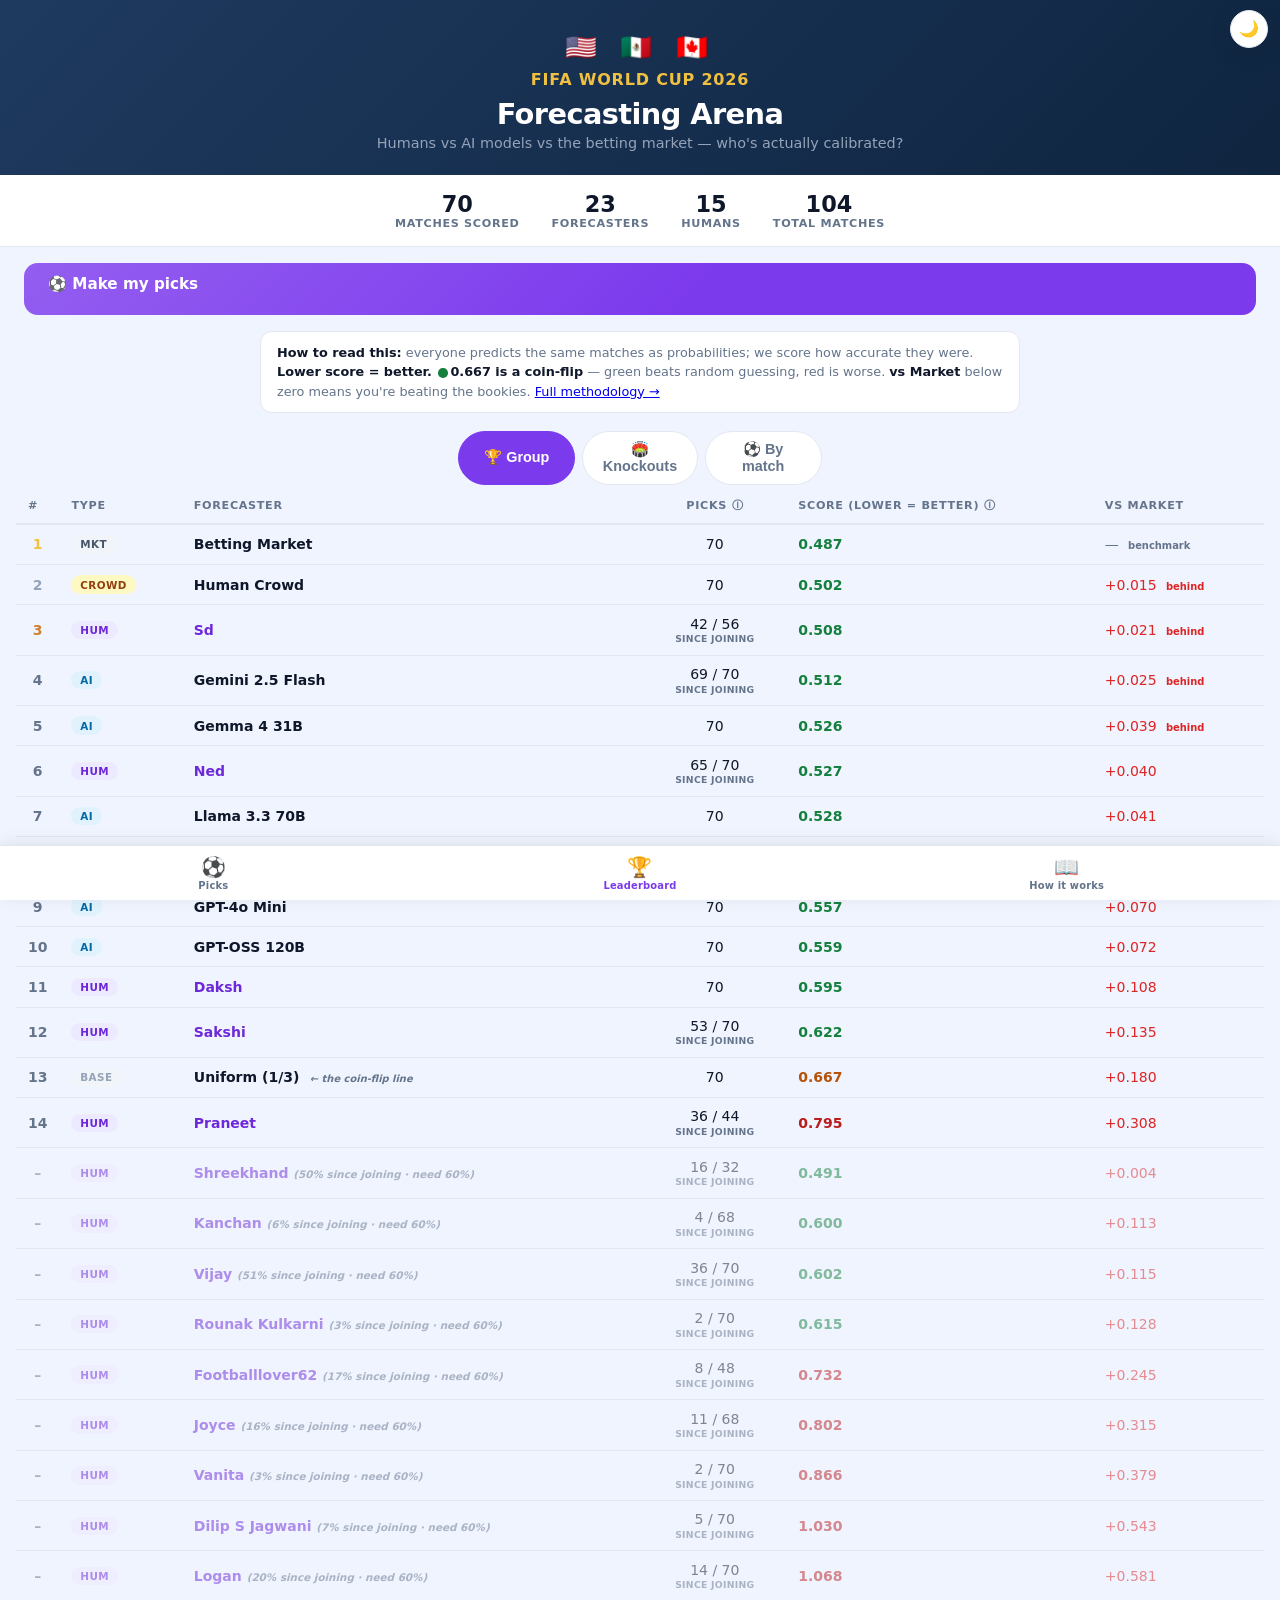
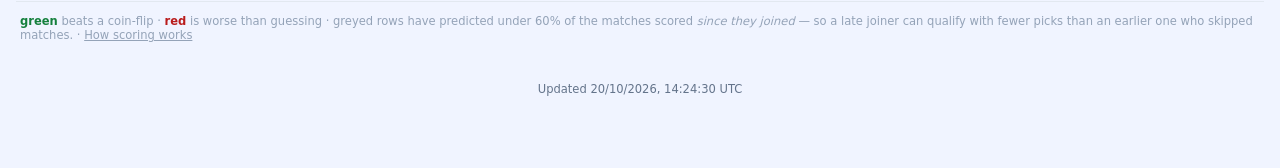
<file: site/index.html>
<!DOCTYPE html>
<html lang="en">
<head>
  <meta charset="UTF-8">
  <meta name="viewport" content="width=device-width, initial-scale=1.0">
  <title>Forecasting Arena — WC 2026 Leaderboard</title>
  <link rel="stylesheet" href="style.css">
  <!-- Anti-FOUC: apply saved theme before first paint -->
  <script>
    (function() {
      var t = localStorage.getItem('fa_theme');
      if (t) document.documentElement.setAttribute('data-theme', t);
    })();
  </script>
  <style>
    /* This page scrolls — override the picks-app shell's overflow:hidden
       (style.css sets html,body{overflow:hidden} for the swipe UI). Without
       this the leaderboard is clipped at the fold and can't scroll. */
    html, body { overflow: auto; height: auto; }

    /* Leaderboard-specific styles */
    .lb-page {
      min-height: 100vh;
      background: var(--bg);
      display: flex;
      flex-direction: column;
      padding-bottom: calc(64px + env(safe-area-inset-bottom));  /* clear the tab bar */
    }

    .lb-hero {
      background: linear-gradient(135deg, #1e3a5f 0%, #0f2540 100%);
      color: #fff;
      padding: 2rem 1.5rem 1.5rem;
      text-align: center;
    }

    .lb-hero .wc-host-flags { font-size: 1.6rem; letter-spacing: .3em; margin-bottom: .5rem; }
    .lb-hero .wc-title { font-size: 1rem; font-weight: 800; letter-spacing: .05em; text-transform: uppercase; color: #f0c040; }
    .lb-hero h1 { font-size: 1.8rem; font-weight: 800; margin: .5rem 0 .25rem; letter-spacing: -.02em; }
    .lb-hero .tagline { font-size: .9rem; color: #94a3b8; }

    .lb-stats {
      display: flex;
      justify-content: center;
      gap: 2rem;
      padding: 1rem 1.5rem;
      background: var(--card-bg);
      border-bottom: 1px solid var(--border);
      flex-wrap: wrap;
    }

    .lb-stat { text-align: center; }
    .lb-stat .val { font-size: 1.4rem; font-weight: 800; color: var(--text); }
    .lb-stat .lbl { font-size: .7rem; font-weight: 600; color: var(--text-sub); text-transform: uppercase; letter-spacing: .06em; }

    .lb-actions {
      display: flex;
      justify-content: center;
      gap: .75rem;
      padding: 1rem 1.5rem;
      flex-wrap: wrap;
    }

    .lb-table-wrap {
      overflow-x: auto;
      padding: 0 1rem 2rem;
      flex: 1;
    }

    table {
      width: 100%;
      border-collapse: collapse;
      font-size: .875rem;
      min-width: 520px;
    }

    thead th {
      padding: .6rem .75rem;
      text-align: left;
      font-size: .7rem;
      font-weight: 700;
      text-transform: uppercase;
      letter-spacing: .06em;
      color: var(--text-sub);
      border-bottom: 2px solid var(--border);
      white-space: nowrap;
    }

    tbody tr {
      border-bottom: 1px solid var(--border);
      transition: background .1s;
    }
    tbody tr:hover { background: #f8fafc; }
    [data-theme="dark"] tbody tr:hover { background: #1e3a5f22; }
    [data-theme="dark"] .lb-stats { background: var(--card-bg); }
    [data-theme="dark"] .badge-human   { background: #4c1d9522; color: #a78bfa; }
    [data-theme="dark"] .badge-ai      { background: #0c4a6e22; color: #38bdf8; }
    [data-theme="dark"] .badge-market  { background: #1e293b; color: #94a3b8; }
    [data-theme="dark"] .badge-crowd   { background: #78350f22; color: #fbbf24; }
    [data-theme="dark"] .forecaster-name.human-name { color: #a78bfa; }
    [data-theme="dark"] .forecaster-name.ai-name    { color: #38bdf8; }
    tbody tr.unqualified { opacity: .5; }

    tbody td {
      padding: .65rem .75rem;
      vertical-align: middle;
    }

    .rank { font-weight: 700; color: var(--text-sub); width: 2rem; text-align: center; }
    .rank.top1 { color: #f0c040; }
    .rank.top2 { color: #94a3b8; }
    .rank.top3 { color: #cd7f32; }

    .badge {
      display: inline-block;
      font-size: .65rem;
      font-weight: 700;
      border-radius: 999px;
      padding: .2rem .55rem;
      text-transform: uppercase;
      letter-spacing: .04em;
    }
    .badge-human   { background: #ede9fe; color: #6d28d9; }
    .badge-ai      { background: #e0f2fe; color: #0369a1; }
    .badge-market  { background: #f1f5f9; color: #475569; }
    .badge-crowd   { background: #fef9c3; color: #92400e; }
    .badge-baseline{ background: #f1f5f9; color: #94a3b8; }

    .forecaster-name { font-weight: 600; color: var(--text); }
    .human-name { color: #6d28d9; }
    .ai-name    { color: #0369a1; }

    .brier { font-variant-numeric: tabular-nums; font-weight: 700; }
    .brier-best { color: var(--green); }
    /* Score colour bands relative to the coin-flip line (0.667) */
    .brier-good { color: #15803d; }
    .brier-mid  { color: #b45309; }
    .brier-bad  { color: #b91c1c; }
    [data-theme="dark"] .brier-good { color: #4ade80; }
    [data-theme="dark"] .brier-mid  { color: #fbbf24; }
    [data-theme="dark"] .brier-bad  { color: #f87171; }
    .coinflip-tag { font-size: .62rem; color: var(--text-sub); font-style: italic; margin-left: .35rem; white-space: nowrap; }
    .vs-word { font-size: .62rem; font-weight: 700; margin-left: .3rem; }

    /* Plain-English explainer banner */
    .lb-explainer {
      max-width: 760px;
      margin: 0 auto;
      padding: .7rem 1rem;
      font-size: .8rem;
      line-height: 1.5;
      color: var(--text-sub);
      background: var(--card-bg);
      border: 1px solid var(--border);
      border-radius: 12px;
    }
    .lb-explainer b { color: var(--text); }
    .lb-explainer .dot { display:inline-block; width:.6rem; height:.6rem; border-radius:50%; vertical-align:middle; margin:0 .15rem; }

    /* Overall / By-match tabs */
    .lb-tabs {
      display: flex;
      gap: .4rem;
      max-width: 760px;
      margin: 1.1rem auto .25rem;
      padding: 0 1rem;
    }
    .lb-tab {
      flex: 1;
      padding: .6rem 1rem;
      font-size: .9rem;
      font-weight: 700;
      text-align: center;
      border: 1.5px solid var(--border);
      border-radius: 999px;
      background: var(--card-bg);
      color: var(--text-sub);
      cursor: pointer;
      transition: all var(--dur-fast);
    }
    .lb-tab[aria-selected="true"] {
      background: var(--home);
      border-color: var(--home);
      color: #fff;
    }
    .lb-panel[hidden] { display: none; }
    /* .tabbar is defined in style.css (shared across pages) */

    .vs-market { font-size: .8rem; }
    .vs-better { color: var(--green); }
    .vs-worse  { color: var(--red); }
    .vs-same   { color: var(--text-sub); }

    .pred-sub {
      font-size: .58rem;
      color: var(--text-sub);
      font-weight: 600;
      text-transform: uppercase;
      letter-spacing: .03em;
      margin-top: .1rem;
    }
    .unqualified-tag {
      font-size: .65rem;
      color: var(--text-sub);
      font-style: italic;
    }

    .empty-state {
      text-align: center;
      padding: 4rem 1.5rem;
      color: var(--text-sub);
    }
    .empty-state .big { font-size: 3rem; margin-bottom: .5rem; }
    .empty-state p { margin: .25rem 0; }

    .updated { font-size: .72rem; color: var(--text-sub); text-align: center; padding: .5rem; }

    /* Matchday boards */
    .md-day { margin: 1.25rem 0 0; }
    .md-day > summary {
      cursor: pointer;
      font-size: .95rem;
      font-weight: 800;
      padding: .65rem .25rem;
      color: var(--text);
      list-style: none;
    }
    .md-day > summary::before { content: '▸ '; color: var(--text-sub); }
    .md-day[open] > summary::before { content: '▾ '; }
    .md-match {
      background: var(--card-bg);
      border: 1px solid var(--border);
      border-radius: 12px;
      padding: .8rem .9rem 1rem;
      margin: .6rem 0;
    }
    .md-match-head { font-size: .9rem; font-weight: 800; margin-bottom: .1rem; }
    .md-match-head .aet { font-size: .62rem; font-weight: 700; color: var(--text-sub); text-transform: uppercase; letter-spacing: .03em; vertical-align: middle; }
    .md-match-sub  { font-size: .72rem; color: var(--text-sub); margin-bottom: .55rem; }
    .md-match table { min-width: 0; font-size: .8rem; }
    .md-match td, .md-match th { padding: .4rem .5rem; }
    .md-pred { font-variant-numeric: tabular-nums; color: var(--text-sub); white-space: nowrap; }

    @media (max-width: 480px) {
      .lb-hero h1 { font-size: 1.4rem; }
      .lb-stat .val { font-size: 1.1rem; }
    }
  </style>
</head>
<body>
<button id="theme-toggle" class="theme-toggle" aria-label="Toggle dark mode">
  <span class="theme-icon">🌙</span>
</button>
<div class="lb-page">

  <!-- Hero -->
  <div class="lb-hero">
    <div class="wc-host-flags">🇺🇸 🇲🇽 🇨🇦</div>
    <div class="wc-title">FIFA World Cup 2026</div>
    <h1>Forecasting Arena</h1>
    <p class="tagline">Humans vs AI models vs the betting market — who's actually calibrated?</p>
  </div>

  <!-- Stats row -->
  <div class="lb-stats" id="stats-row">
    <div class="lb-stat">
      <div class="val" id="stat-scored">–</div>
      <div class="lbl">Matches scored</div>
    </div>
    <div class="lb-stat">
      <div class="val" id="stat-forecasters">–</div>
      <div class="lbl">Forecasters</div>
    </div>
    <div class="lb-stat">
      <div class="val" id="stat-humans">–</div>
      <div class="lbl">Humans</div>
    </div>
    <div class="lb-stat">
      <div class="val">104</div>
      <div class="lbl">Total matches</div>
    </div>
  </div>

  <!-- Actions -->
  <div class="lb-actions">
    <a href="picks.html" class="btn-primary" style="text-decoration:none;display:inline-block;padding:.75rem 1.5rem;border-radius:14px;font-size:.95rem;font-weight:700;">
      ⚽ Make my picks
    </a>
  </div>

  <!-- Plain-English explainer -->
  <div style="padding:0 1rem">
    <div class="lb-explainer">
      <b>How to read this:</b> everyone predicts the same matches as
      probabilities; we score how accurate they were. <b>Lower score = better.</b>
      <span class="dot" style="background:#15803d"></span><b>0.667 is a coin-flip</b> —
      green beats random guessing, red is worse. <b>vs Market</b> below zero
      means you're beating the bookies. <a href="methodology.html">Full methodology →</a>
    </div>
  </div>

  <!-- Tabs -->
  <div class="lb-tabs" role="tablist">
    <button class="lb-tab" id="tab-overall" role="tab" aria-selected="true"  aria-controls="panel-overall">🏆 Group</button>
    <button class="lb-tab" id="tab-knockouts" role="tab" aria-selected="false" aria-controls="panel-knockouts">🏟️ Knockouts</button>
    <button class="lb-tab" id="tab-bymatch" role="tab" aria-selected="false" aria-controls="panel-bymatch">⚽ By match</button>
  </div>

  <!-- Panel: Overall (cumulative — the official ranking) -->
  <div class="lb-panel" id="panel-overall" role="tabpanel" aria-labelledby="tab-overall">
    <div class="lb-table-wrap">
      <div id="leaderboard-container">
        <div class="empty-state">
          <div class="big">⏳</div>
          <p><strong>Loading leaderboard…</strong></p>
          <p>No matches scored yet — check back after the first matchday.</p>
        </div>
      </div>
    </div>
  </div>

  <!-- Panel: Knockouts (cumulative, but only knockout-stage matches) -->
  <div class="lb-panel" id="panel-knockouts" role="tabpanel" aria-labelledby="tab-knockouts" hidden>
    <div style="padding:0 1rem">
      <div class="lb-explainer" style="margin-top:.6rem">
        <b>Who-advances accuracy.</b> A separate experiment for the knockouts:
        we score the probability you gave the team that actually went through
        (extra time &amp; penalties included) — no draws here.
        <b>0.50 is the coin-flip line</b>
        <span class="dot" style="background:#15803d"></span>green beats it.
        Starts fresh at the Round of 32; the <b>Overall</b> tab is the separate
        group-stage result experiment. <a href="methodology.html">Methodology →</a>
      </div>
    </div>
    <div class="lb-table-wrap">
      <div id="leaderboard-ko-container">
        <div class="empty-state">
          <div class="big">🏟️</div>
          <p><strong>Loading…</strong></p>
        </div>
      </div>
    </div>
  </div>

  <!-- Panel: By match (display-only; Overall above is the official ranking) -->
  <div class="lb-panel" id="panel-bymatch" role="tabpanel" aria-labelledby="tab-bymatch" hidden>
    <div class="lb-table-wrap" id="matchday-boards">
      <div class="empty-state"><p>No matches scored yet.</p></div>
    </div>
  </div>

  <div class="updated" id="updated-time"></div>

</div>

<!-- Bottom navigation (shared across public pages) -->
<nav class="tabbar" aria-label="Site navigation">
  <a href="picks.html"><span class="ico">⚽</span>Picks</a>
  <a href="index.html" aria-current="page"><span class="ico">🏆</span>Leaderboard</a>
  <a href="methodology.html"><span class="ico">📖</span>How it works</a>
</nav>

<script>
const LEADERBOARD_URL = '../data/scores/leaderboard.json';
const KNOCKOUT_URL    = '../data/scores/leaderboard_knockouts.json';

const TYPE_BADGE = {
  human:   ['HUM', 'badge-human'],
  ai:      ['AI',  'badge-ai'],
  market:  ['MKT', 'badge-market'],
  crowd:   ['CROWD','badge-crowd'],
  baseline:['BASE','badge-baseline'],
};

const COIN_FLIP = 2 / 3;  // uniform (1/3,1/3,1/3) Brier — the "knows nothing" line

function fmt(n) {
  return n === null || n === undefined ? '–' : n.toFixed(3);
}

// Colour a score by where it sits relative to the coin-flip line. The reference
// differs by board: 0.667 for the 3-way group Brier, 0.50 for the binary
// knockout advancement Brier (passed in from the JSON's `coinflip`).
function brierBand(b, coin = COIN_FLIP) {
  if (b === null || b === undefined) return '';
  if (b < coin - 0.04) return 'brier-good';   // clearly beats random
  if (b <= coin + 0.001) return 'brier-mid';  // around the line
  return 'brier-bad';                         // worse than guessing
}

function vsMarketCell(vs, withWord) {
  if (vs === null || vs === undefined) return '<span class="vs-same">— <span class="vs-word">benchmark</span></span>';
  if (Math.abs(vs) < 0.0005) return '<span class="vs-same">±0.000</span>';
  const sign = vs < 0 ? '–' : '+';
  const cls  = vs < 0 ? 'vs-better' : 'vs-worse';
  const word = withWord ? `<span class="vs-word">${vs < 0 ? 'beats market' : 'behind'}</span>` : '';
  return `<span class="${cls}">${sign}${Math.abs(vs).toFixed(3)} ${word}</span>`;
}

function displayName(row) {
  if (row.forecaster.startsWith('human:')) {
    const slug = row.forecaster.slice(6);
    return slug.replace(/-/g, ' ').replace(/\b\w/g, c => c.toUpperCase());
  }
  const names = {
    'market': 'Betting Market',
    'crowd': 'Human Crowd',
    'uniform': 'Uniform (1/3)',
    'gemini-flash': 'Gemini 2.5 Flash',
    'llama-70b':    'Llama 3.3 70B',
    'gemma':        'Gemma 4 31B',
    'gpt-oss-120b': 'GPT-OSS 120B',
    'gpt-4o-mini':  'GPT-4o Mini',
  };
  return names[row.forecaster] || row.forecaster;
}

async function loadLeaderboard() {
  try {
    const res  = await fetch(LEADERBOARD_URL);
    if (!res.ok) throw new Error(`HTTP ${res.status}`);
    const data = await res.json();
    render(data);
  } catch (e) {
    // leaderboard.json doesn't exist yet — show friendly empty state
    document.getElementById('leaderboard-container').innerHTML = `
      <div class="empty-state">
        <div class="big">🏁</div>
        <p><strong>No matches scored yet.</strong></p>
        <p>Results appear here after each matchday.</p>
        <p style="margin-top:1rem"><a href="picks.html">Make your picks →</a></p>
      </div>`;
  }
}

function render(data) {
  const rows = data.rows || [];
  const matched = data.matches_scored || 0;

  // Stats (driven by the OVERALL board only)
  document.getElementById('stat-scored').textContent = matched;
  document.getElementById('stat-forecasters').textContent = rows.length;
  document.getElementById('stat-humans').textContent =
    rows.filter(r => r.type === 'human').length;
  document.getElementById('updated-time').textContent =
    `Updated ${new Date(data.updated_utc).toLocaleString('en-GB', {timeZoneName:'short'})}`;

  document.getElementById('leaderboard-container').innerHTML =
    leaderboardTableHTML(data, {
      emptyIcon: '🏁',
      emptyTitle: 'No matches scored yet.',
      emptySub: 'Results appear here after each matchday.',
    });
}

// Build the leaderboard table (or an empty state) as an HTML string. Shared by
// the Overall and Knockouts panels — only the data source + empty copy differ.
function leaderboardTableHTML(data, opts) {
  const rows = data.rows || [];
  if (rows.length === 0) {
    return `
      <div class="empty-state">
        <div class="big">${opts.emptyIcon}</div>
        <p><strong>${opts.emptyTitle}</strong></p>
        <p>${opts.emptySub}</p>
      </div>`;
  }

  const qualifiedRows   = rows.filter(r => r.qualified);
  const unqualifiedRows = rows.filter(r => !r.qualified);
  const coin = data.coinflip || COIN_FLIP;   // 0.50 advancement · 0.667 group

  function buildRow(row, rank, showRank) {
    const [badgeLabel, badgeClass] = TYPE_BADGE[row.type] || ['?', 'badge-baseline'];
    const rankStr = showRank
      ? `<td class="rank ${rank===1?'top1':rank===2?'top2':rank===3?'top3':''}">${rank}</td>`
      : `<td class="rank">–</td>`;
    const brierClass = `brier ${brierBand(row.mean_brier, coin)}`;
    const nameClass  = row.type === 'human' ? 'forecaster-name human-name' : 'forecaster-name';
    const coinTag    = row.forecaster === 'uniform'
      ? ' <span class="coinflip-tag">← the coin-flip line</span>' : '';
    // word cue only on the top few qualified rows, to keep it uncluttered
    const withWord   = showRank && rank <= 5;

    // Qualification is "predicted ≥60% of matches scored SINCE YOU JOINED",
    // so the denominator (n_available) differs per person. Show the fraction
    // — that's what makes "8 picks qualifies, 22 doesn't" make sense. Reference
    // rows and fully-covered rows just show the count. Old JSON without
    // n_available falls back to the plain number.
    const isRef    = ['market', 'crowd', 'baseline'].includes(row.type);
    const navail   = row.n_available;
    const showFrac = !isRef && typeof navail === 'number' && navail > row.n_predicted;
    const predCell = showFrac
      ? `${row.n_predicted} / ${navail}<div class="pred-sub">since joining</div>`
      : `${row.n_predicted}`;
    const pct      = showFrac ? Math.round(100 * row.n_predicted / navail) : null;
    const lowTag   = !row.qualified
      ? (showFrac
          ? ` <span class="unqualified-tag">(${pct}% since joining · need 60%)</span>`
          : ' <span class="unqualified-tag">(needs more picks)</span>')
      : '';

    return `<tr class="${row.qualified ? '' : 'unqualified'}">
      ${rankStr}
      <td><span class="badge ${badgeClass}">${badgeLabel}</span></td>
      <td class="${nameClass}">${displayName(row)}${coinTag}${lowTag}
      </td>
      <td style="text-align:center">${predCell}</td>
      <td class="${brierClass}">${fmt(row.mean_brier)}</td>
      <td>${vsMarketCell(row.vs_market, withWord)}</td>
    </tr>`;
  }

  let rank = 0;
  let tableRows = qualifiedRows.map(row => {
    rank++;
    return buildRow(row, rank, true);
  });
  tableRows = tableRows.concat(unqualifiedRows.map(row => buildRow(row, 0, false)));

  return `
    <table>
      <thead>
        <tr>
          <th>#</th>
          <th>Type</th>
          <th>Forecaster</th>
          <th style="text-align:center" title="Picks made / matches scored since this forecaster joined. Qualifying needs ≥60%.">Picks ⓘ</th>
          <th title="Multiclass Brier score — lower is better. 0.667 = a coin-flip.">Score (lower = better) ⓘ</th>
          <th>vs Market</th>
        </tr>
      </thead>
      <tbody>${tableRows.join('')}</tbody>
    </table>
    <p style="font-size:.72rem;color:#94a3b8;margin:.75rem 0 0 .25rem">
      <span class="brier-good" style="font-weight:700">green</span> beats a coin-flip ·
      <span class="brier-bad" style="font-weight:700">red</span> is worse than guessing ·
      greyed rows have predicted under 60% of the matches scored
      <em>since they joined</em> — so a late joiner can qualify with fewer picks
      than an earlier one who skipped matches.
      · <a href="methodology.html" style="color:inherit">How scoring works</a>
    </p>`;
}

// ── Matchday boards: one mini-leaderboard per scored match ──────────────────
async function loadMatchBoards() {
  let data;
  try {
    const res = await fetch('../data/scores/match_scores.json');
    if (!res.ok) return;
    data = await res.json();
  } catch { return; }

  const days = Object.keys(data.days || {}).sort().reverse();
  if (!days.length) return;

  const OUTCOME_SIDE = { home: 0, draw: 1, away: 2 };

  const html = days.map((day, di) => {
    const matches = data.days[day].map(m => {
      const adv = m.metric === 'advancement';          // knockout: "who advances"
      const homeAdvanced = m.advanced === 'home';
      const rows = m.rows.map((r, i) => {
        const [badgeLabel, badgeClass] = TYPE_BADGE[r.type] || ['?', 'badge-baseline'];
        let predCell;
        if (adv) {
          const ph = Math.round((r.p_advance ?? r.p_home) * 100);
          const pa = 100 - ph;
          predCell = `${homeAdvanced ? `<strong>${ph}%</strong>` : ph + '%'} / `
                   + `${homeAdvanced ? pa + '%' : `<strong>${pa}%</strong>`}`;
        } else {
          predCell = [r.p_home, r.p_draw, r.p_away]
            .map((p, side) => {
              const pct = Math.round(p * 100) + '%';
              return side === OUTCOME_SIDE[m.outcome] ? `<strong>${pct}</strong>` : pct;
            }).join(' / ');
        }
        return `<tr>
          <td class="rank ${i===0?'top1':i===1?'top2':i===2?'top3':''}">${i + 1}</td>
          <td><span class="badge ${badgeClass}">${badgeLabel}</span></td>
          <td class="${r.type === 'human' ? 'forecaster-name human-name' : 'forecaster-name'}">${displayName(r)}</td>
          <td class="md-pred">${predCell}</td>
          <td class="brier ${i === 0 ? 'brier-best' : ''}">${fmt(r.brier)}</td>
        </tr>`;
      }).join('');
      const predHeader = adv ? `${m.home} / ${m.away} advance` : 'Home/Draw/Away';
      // Headline shows the REAL result: extra-time score (e.g. 3–2 a.e.t.),
      // or the 90-min score + shootout for penalties. Scoring is still the
      // 90-min result, clarified in the sub-line.
      const nd = s => (s || '').replace('-', '–');
      let headScore = nd(m.score), resultTag = '';
      if (adv && m.decided_by === 'extra_time' && m.final_score) {
        headScore = nd(m.final_score);
        resultTag = ' <span class="aet">a.e.t.</span>';
      } else if (adv && m.decided_by === 'penalties') {
        resultTag = m.pens ? ` <span class="aet">${nd(m.pens)} pens</span>` : ' <span class="aet">pens</span>';
      }
      const basis = adv && (m.decided_by === 'extra_time' || m.decided_by === 'penalties')
        ? ` · scored on the ${nd(m.score)} at 90'` : '';
      const sub = adv
        ? `${m.stage} · <strong>${homeAdvanced ? m.home : m.away}</strong> advances${basis}`
        : `${m.stage} · result: ${m.outcome === 'draw' ? 'draw' : m.outcome + ' win'}`;
      return `<div class="md-match">
        <div class="md-match-head">${m.home} ${headScore} ${m.away}${resultTag}</div>
        <div class="md-match-sub">${sub}</div>
        <table>
          <thead><tr><th>#</th><th></th><th>Forecaster</th><th>${predHeader}</th><th>Score ↓</th></tr></thead>
          <tbody>${rows}</tbody>
        </table>
      </div>`;
    }).join('');
    return `<details class="md-day" ${di === 0 ? 'open' : ''}>
      <summary>Matchday ${day}</summary>${matches}</details>`;
  }).join('');

  document.getElementById('matchday-boards').innerHTML = `
    <h2 style="font-size:1rem;font-weight:800;margin:1.5rem .25rem .25rem">Match-by-match boards</h2>
    <p style="font-size:.72rem;color:#94a3b8;margin:0 .25rem">
      Who nailed each individual match. Bold = the probability given to what
      actually happened. The cumulative table above remains the official ranking.
    </p>
    ${html}`;
}

// ── Knockouts-only board (fresh from the Round of 32) ───────────────────────
async function loadKnockouts() {
  const opts = {
    emptyIcon: '🏟️',
    emptyTitle: 'No knockout matches scored yet.',
    emptySub: 'The bracket begins at the Round of 32 — this board fills in as knockout matches are played.',
  };
  let data;
  try {
    const res = await fetch(KNOCKOUT_URL);
    if (!res.ok) throw new Error(`HTTP ${res.status}`);
    data = await res.json();
  } catch {
    data = { rows: [] };  // file not generated yet → friendly empty state
  }
  document.getElementById('leaderboard-ko-container').innerHTML =
    leaderboardTableHTML(data, opts);
}

loadLeaderboard();
loadKnockouts();
loadMatchBoards();

// ── Overall / By-match tabs ─────────────────────────────────────────────────
(function () {
  const tabs = {
    overall:   { btn: document.getElementById('tab-overall'),   panel: document.getElementById('panel-overall') },
    knockouts: { btn: document.getElementById('tab-knockouts'), panel: document.getElementById('panel-knockouts') },
    bymatch:   { btn: document.getElementById('tab-bymatch'),   panel: document.getElementById('panel-bymatch') },
  };
  function select(key) {
    for (const [k, t] of Object.entries(tabs)) {
      const on = k === key;
      t.btn.setAttribute('aria-selected', on ? 'true' : 'false');
      t.panel.hidden = !on;
    }
    localStorage.setItem('fa_lb_tab', key);
  }
  for (const [k, t] of Object.entries(tabs)) {
    t.btn.addEventListener('click', () => select(k));
  }
  const saved = localStorage.getItem('fa_lb_tab');
  select(tabs[saved] ? saved : 'overall');
})();

// Dark mode toggle
(function() {
  const btn  = document.getElementById('theme-toggle');
  const icon = btn && btn.querySelector('.theme-icon');
  if (!btn || !icon) return;
  function syncIcon() {
    icon.textContent = document.documentElement.getAttribute('data-theme') === 'dark' ? '☀️' : '🌙';
  }
  syncIcon();
  btn.addEventListener('click', function() {
    const dark = document.documentElement.getAttribute('data-theme') === 'dark';
    document.documentElement.setAttribute('data-theme', dark ? 'light' : 'dark');
    localStorage.setItem('fa_theme', dark ? 'light' : 'dark');
    syncIcon();
  });
})();
</script>
</body>
</html>
</file>
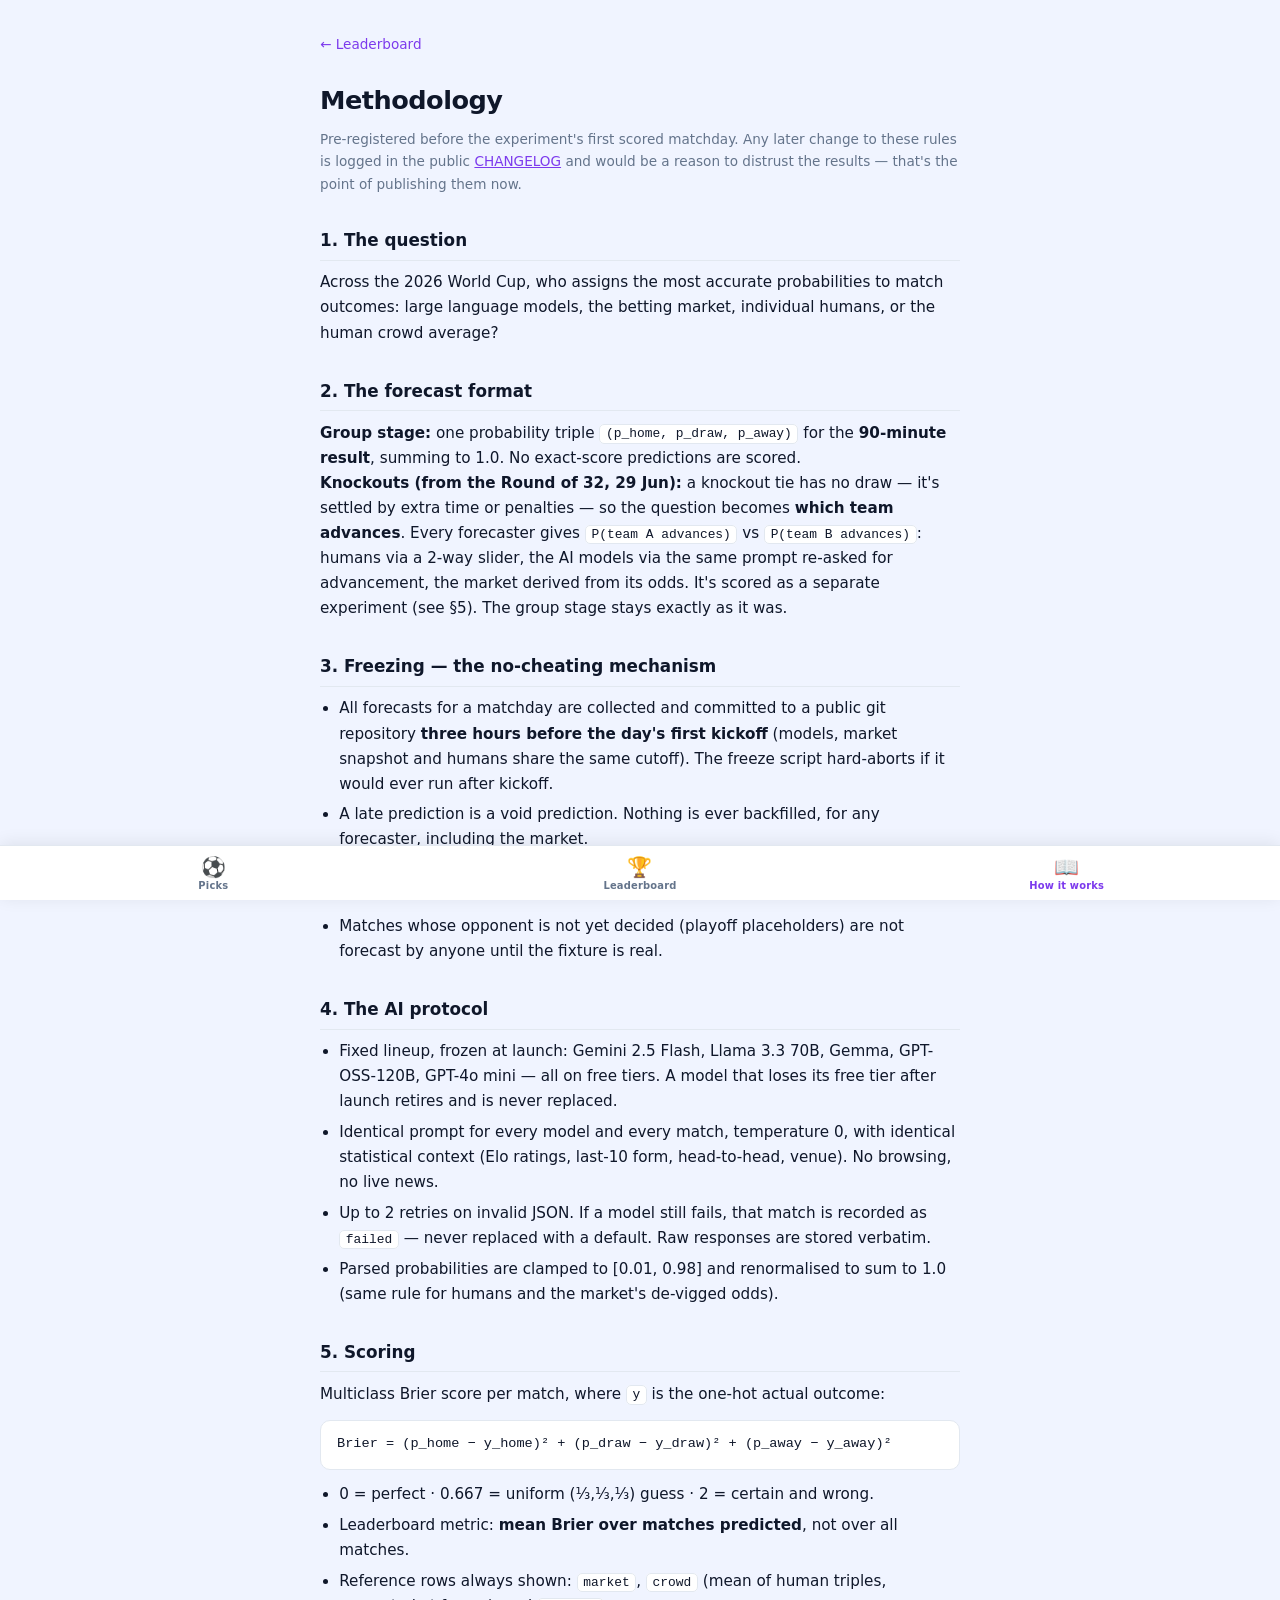
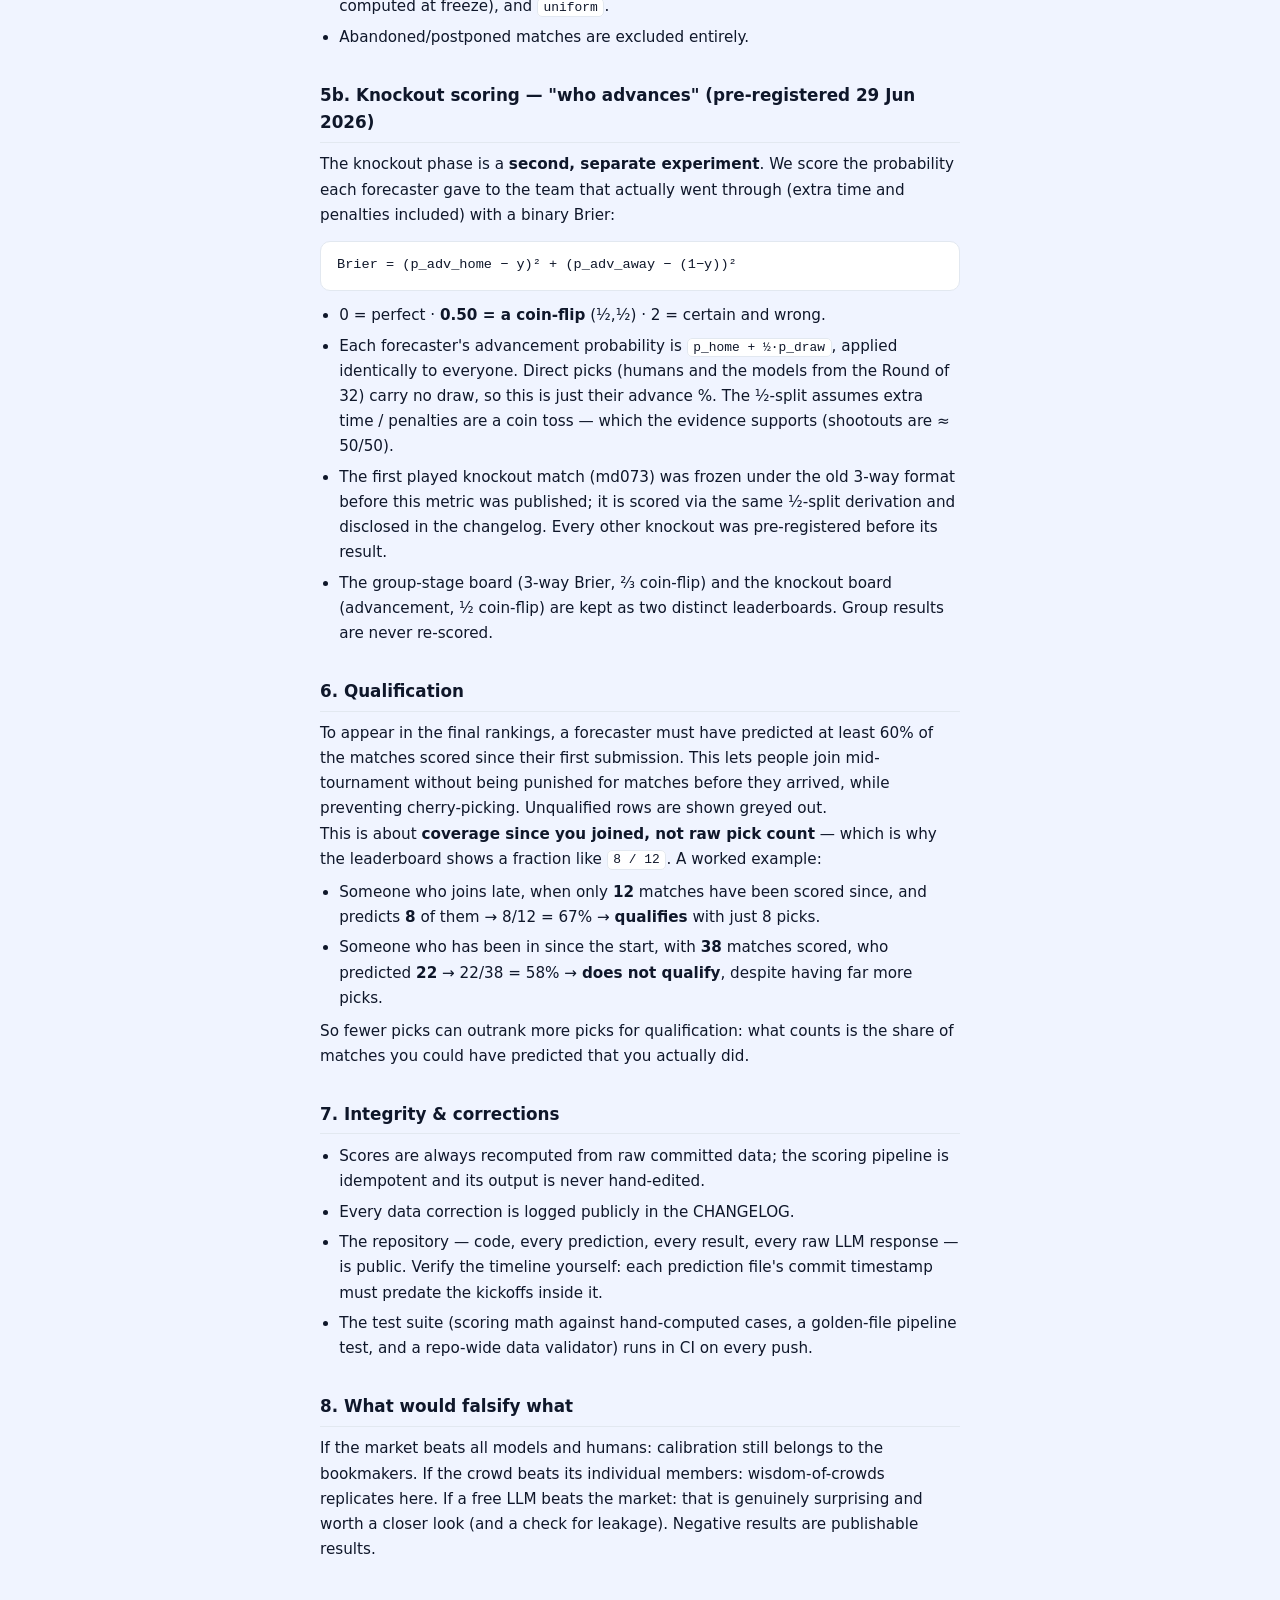
<file: site/methodology.html>
<!DOCTYPE html>
<html lang="en">
<head>
  <meta charset="UTF-8">
  <meta name="viewport" content="width=device-width, initial-scale=1.0">
  <title>Methodology — The Forecasting Arena</title>
  <link rel="stylesheet" href="style.css">
  <script>
    (function() {
      var t = localStorage.getItem('fa_theme');
      if (t) document.documentElement.setAttribute('data-theme', t);
    })();
  </script>
  <style>
    /* This page scrolls — override the app shell's overflow:hidden */
    html, body { overflow: auto; height: auto; }
    .doc {
      max-width: 680px;
      margin: 0 auto;
      padding: 2rem 1.25rem calc(72px + env(safe-area-inset-bottom));
      line-height: 1.65;
      font-size: .95rem;
    }
    .doc h1 { font-size: 1.6rem; letter-spacing: -.02em; margin-bottom: .4rem; }
    .doc .doc-sub { color: var(--text-sub); font-size: .85rem; margin-bottom: 2rem; }
    .doc h2 {
      font-size: 1.05rem;
      margin: 2rem 0 .6rem;
      padding-bottom: .3rem;
      border-bottom: 1px solid var(--border);
    }
    .doc p, .doc li { color: var(--text); }
    .doc ul { padding-left: 1.2rem; margin: .5rem 0; }
    .doc li { margin: .35rem 0; }
    .doc code {
      background: var(--card-bg);
      border: 1px solid var(--border);
      border-radius: 5px;
      padding: .08rem .35rem;
      font-size: .85em;
    }
    .doc .formula {
      background: var(--card-bg);
      border: 1px solid var(--border);
      border-radius: 10px;
      padding: .8rem 1rem;
      margin: .8rem 0;
      font-family: ui-monospace, Menlo, monospace;
      font-size: .85rem;
      overflow-x: auto;
    }
    .doc a { color: var(--home); }
    .doc .backlink { display: inline-block; margin-bottom: 1.5rem; font-size: .85rem; text-decoration: none; }
  </style>
</head>
<body>
  <main class="doc">
    <a class="backlink" href="index.html">← Leaderboard</a>
    <h1>Methodology</h1>
    <p class="doc-sub">Pre-registered before the experiment's first scored matchday.
    Any later change to these rules is logged in the public
    <a href="https://github.com/dakshjagwani/forecasting-arena-wc26/blob/main/CHANGELOG.md">CHANGELOG</a>
    and would be a reason to distrust the results — that's the point of publishing them now.</p>

    <h2>1. The question</h2>
    <p>Across the 2026 World Cup, who assigns the most accurate probabilities to
    match outcomes: large language models, the betting market, individual humans,
    or the human crowd average?</p>

    <h2>2. The forecast format</h2>
    <p><strong>Group stage:</strong> one probability triple
    <code>(p_home, p_draw, p_away)</code> for the <strong>90-minute result</strong>,
    summing to 1.0. No exact-score predictions are scored.</p>
    <p><strong>Knockouts (from the Round of 32, 29 Jun):</strong> a knockout tie
    has no draw — it's settled by extra time or penalties — so the question
    becomes <strong>which team advances</strong>. Every forecaster gives
    <code>P(team A advances)</code> vs <code>P(team B advances)</code>: humans via
    a 2-way slider, the AI models via the same prompt re-asked for advancement,
    the market derived from its odds. It's scored as a separate experiment
    (see §5). The group stage stays exactly as it was.</p>

    <h2>3. Freezing — the no-cheating mechanism</h2>
    <ul>
      <li>All forecasts for a matchday are collected and committed to a public
      git repository <strong>three hours before the day's first kickoff</strong>
      (models, market snapshot and humans share the same cutoff). The freeze
      script hard-aborts if it would ever run after kickoff.</li>
      <li>A late prediction is a void prediction. Nothing is ever backfilled,
      for any forecaster, including the market.</li>
      <li>Humans may resubmit until the freeze; only the latest pre-freeze
      submission counts.</li>
      <li>Matches whose opponent is not yet decided (playoff placeholders) are
      not forecast by anyone until the fixture is real.</li>
    </ul>

    <h2>4. The AI protocol</h2>
    <ul>
      <li>Fixed lineup, frozen at launch: Gemini 2.5 Flash, Llama 3.3 70B,
      Gemma, GPT-OSS-120B, GPT-4o mini — all on free tiers. A model that loses
      its free tier after launch retires and is never replaced.</li>
      <li>Identical prompt for every model and every match, temperature 0,
      with identical statistical context (Elo ratings, last-10 form,
      head-to-head, venue). No browsing, no live news.</li>
      <li>Up to 2 retries on invalid JSON. If a model still fails, that
      match is recorded as <code>failed</code> — never replaced with a default.
      Raw responses are stored verbatim.</li>
      <li>Parsed probabilities are clamped to [0.01, 0.98] and renormalised to
      sum to 1.0 (same rule for humans and the market's de-vigged odds).</li>
    </ul>

    <h2>5. Scoring</h2>
    <p>Multiclass Brier score per match, where <code>y</code> is the one-hot
    actual outcome:</p>
    <div class="formula">Brier = (p_home − y_home)² + (p_draw − y_draw)² + (p_away − y_away)²</div>
    <ul>
      <li>0 = perfect · 0.667 = uniform (⅓,⅓,⅓) guess · 2 = certain and wrong.</li>
      <li>Leaderboard metric: <strong>mean Brier over matches predicted</strong>,
      not over all matches.</li>
      <li>Reference rows always shown: <code>market</code>, <code>crowd</code>
      (mean of human triples, computed at freeze), and <code>uniform</code>.</li>
      <li>Abandoned/postponed matches are excluded entirely.</li>
    </ul>

    <h2>5b. Knockout scoring — "who advances" (pre-registered 29 Jun 2026)</h2>
    <p>The knockout phase is a <strong>second, separate experiment</strong>. We
    score the probability each forecaster gave to the team that actually went
    through (extra time and penalties included) with a binary Brier:</p>
    <div class="formula">Brier = (p_adv_home − y)² + (p_adv_away − (1−y))²</div>
    <ul>
      <li>0 = perfect · <strong>0.50 = a coin-flip</strong> (½,½) · 2 = certain and wrong.</li>
      <li>Each forecaster's advancement probability is
      <code>p_home + ½·p_draw</code>, applied identically to everyone. Direct
      picks (humans and the models from the Round of 32) carry no draw, so this
      is just their advance %. The ½-split assumes extra time / penalties are a
      coin toss — which the evidence supports (shootouts are ≈ 50/50).</li>
      <li>The first played knockout match (md073) was frozen under the old 3-way
      format before this metric was published; it is scored via the same ½-split
      derivation and disclosed in the changelog. Every other knockout was
      pre-registered before its result.</li>
      <li>The group-stage board (3-way Brier, ⅔ coin-flip) and the knockout board
      (advancement, ½ coin-flip) are kept as two distinct leaderboards. Group
      results are never re-scored.</li>
    </ul>

    <h2>6. Qualification</h2>
    <p>To appear in the final rankings, a forecaster must have predicted at least
    60% of the matches scored since their first submission. This lets people join
    mid-tournament without being punished for matches before they arrived, while
    preventing cherry-picking. Unqualified rows are shown greyed out.</p>
    <p>This is about <strong>coverage since you joined, not raw pick count</strong> —
    which is why the leaderboard shows a fraction like <code>8 / 12</code>. A
    worked example:</p>
    <ul>
      <li>Someone who joins late, when only <strong>12</strong> matches have been
      scored since, and predicts <strong>8</strong> of them → 8/12 = 67% →
      <strong>qualifies</strong> with just 8 picks.</li>
      <li>Someone who has been in since the start, with <strong>38</strong> matches
      scored, who predicted <strong>22</strong> → 22/38 = 58% →
      <strong>does not qualify</strong>, despite having far more picks.</li>
    </ul>
    <p>So fewer picks can outrank more picks for qualification: what counts is the
    share of matches you could have predicted that you actually did.</p>

    <h2>7. Integrity & corrections</h2>
    <ul>
      <li>Scores are always recomputed from raw committed data; the scoring
      pipeline is idempotent and its output is never hand-edited.</li>
      <li>Every data correction is logged publicly in the CHANGELOG.</li>
      <li>The repository — code, every prediction, every result, every raw
      LLM response — is public. Verify the timeline yourself: each prediction
      file's commit timestamp must predate the kickoffs inside it.</li>
      <li>The test suite (scoring math against hand-computed cases, a
      golden-file pipeline test, and a repo-wide data validator) runs in CI
      on every push.</li>
    </ul>

    <h2>8. What would falsify what</h2>
    <p>If the market beats all models and humans: calibration still belongs to
    the bookmakers. If the crowd beats its individual members: wisdom-of-crowds
    replicates here. If a free LLM beats the market: that is genuinely
    surprising and worth a closer look (and a check for leakage). Negative
    results are publishable results.</p>
  </main>

  <nav class="tabbar" aria-label="Site navigation">
    <a href="picks.html"><span class="ico">⚽</span>Picks</a>
    <a href="index.html"><span class="ico">🏆</span>Leaderboard</a>
    <a href="methodology.html" aria-current="page"><span class="ico">📖</span>How it works</a>
  </nav>
</body>
</html>
</file>
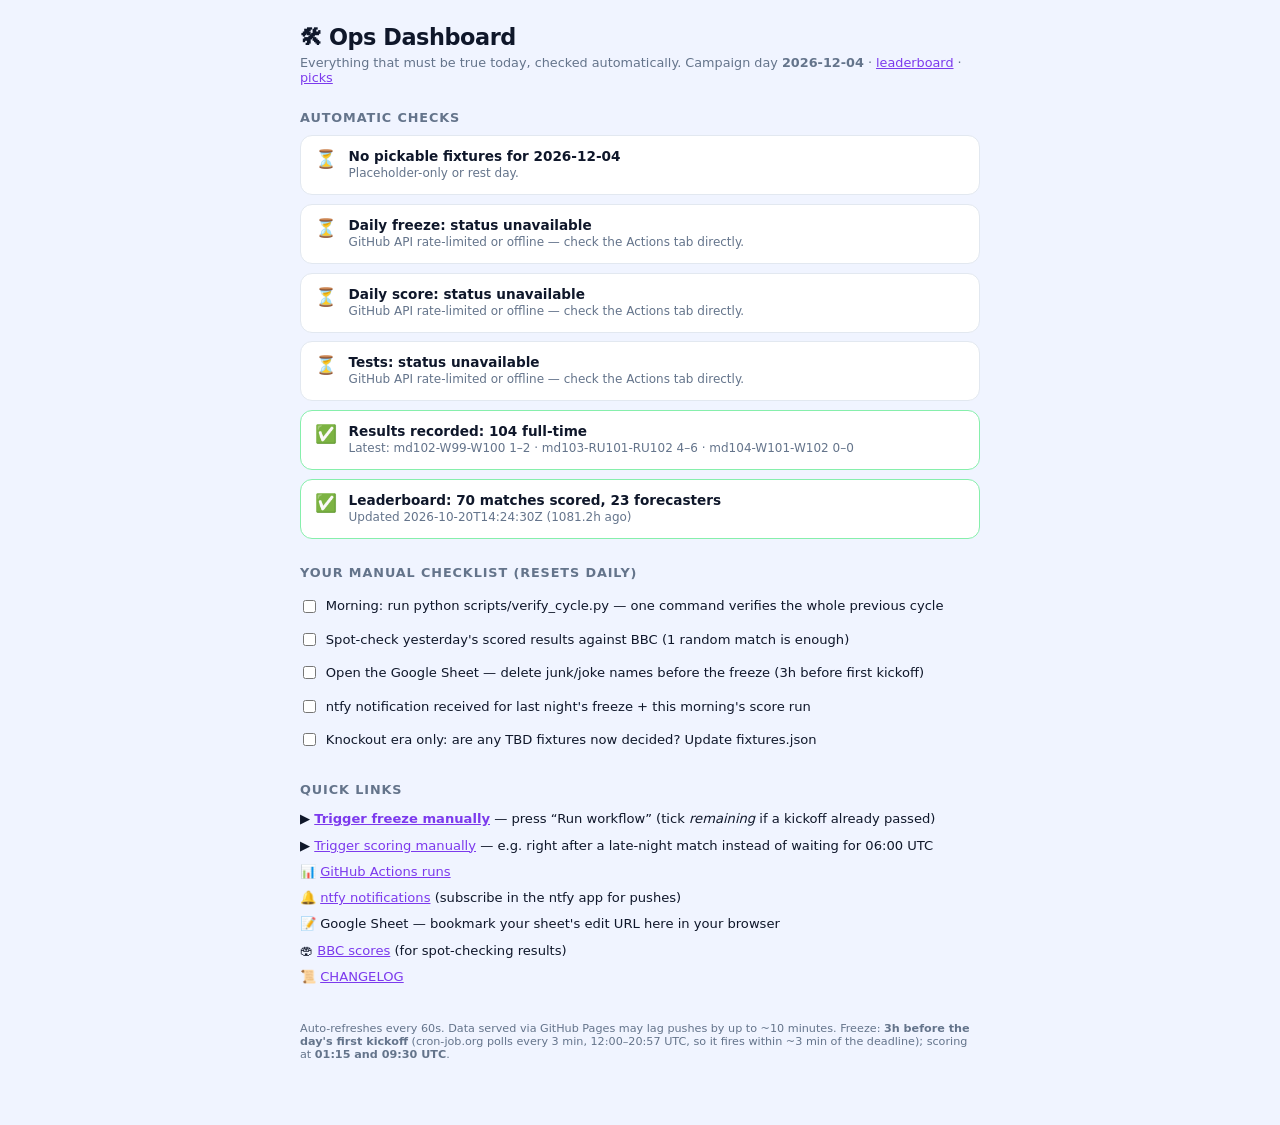
<file: site/ops.html>
<!DOCTYPE html>
<html lang="en">
<head>
  <meta charset="UTF-8">
  <meta name="viewport" content="width=device-width, initial-scale=1.0">
  <title>Ops Dashboard — The Forecasting Arena</title>
  <link rel="stylesheet" href="style.css">
  <script>
    (function() {
      var t = localStorage.getItem('fa_theme');
      if (t) document.documentElement.setAttribute('data-theme', t);
    })();
  </script>
  <style>
    html, body { overflow: auto; height: auto; }
    .ops {
      max-width: 720px;
      margin: 0 auto;
      padding: 1.5rem 1.25rem 4rem;
    }
    .ops h1 { font-size: 1.4rem; letter-spacing: -.02em; }
    .ops-sub { color: var(--text-sub); font-size: .8rem; margin: .3rem 0 1.5rem; }
    .ops h2 {
      font-size: .8rem;
      text-transform: uppercase;
      letter-spacing: .07em;
      color: var(--text-sub);
      margin: 1.6rem 0 .6rem;
    }
    .check {
      display: flex;
      align-items: flex-start;
      gap: .7rem;
      background: var(--card-bg);
      border: 1.5px solid var(--border);
      border-radius: 12px;
      padding: .75rem .9rem;
      margin-bottom: .55rem;
    }
    .check-icon { font-size: 1.1rem; line-height: 1.3; flex-shrink: 0; }
    .check-body { flex: 1; min-width: 0; }
    .check-title { font-size: .85rem; font-weight: 700; }
    .check-detail { font-size: .75rem; color: var(--text-sub); line-height: 1.5; word-break: break-word; }
    .check.ok   { border-color: #86efac; }
    .check.bad  { border-color: #fca5a5; background: rgba(220,38,38,.04); }
    .check.wait { border-color: var(--border); }
    .check a { color: var(--home); }
    .todo label {
      display: flex;
      gap: .6rem;
      align-items: flex-start;
      font-size: .82rem;
      padding: .45rem .2rem;
      cursor: pointer;
      line-height: 1.45;
    }
    .todo input { margin-top: .2rem; accent-color: var(--home); }
    .todo label.done { opacity: .45; text-decoration: line-through; }
    .links { font-size: .82rem; line-height: 2; }
    .links a { color: var(--home); }
    .refresh-note { font-size: .7rem; color: var(--text-sub); margin-top: 2rem; }
  </style>
</head>
<body>
  <main class="ops">
    <h1>🛠 Ops Dashboard</h1>
    <p class="ops-sub">Everything that must be true today, checked automatically.
      Campaign day <strong id="campaign-day">…</strong> ·
      <a href="index.html" style="color:var(--home)">leaderboard</a> ·
      <a href="picks.html" style="color:var(--home)">picks</a></p>

    <h2>Automatic checks</h2>
    <div id="auto-checks"><div class="check wait"><span class="check-icon">⏳</span>
      <div class="check-body"><div class="check-title">Loading…</div></div></div></div>

    <h2>Your manual checklist (resets daily)</h2>
    <div class="todo" id="todo"></div>

    <h2>Quick links</h2>
    <p class="links">
      ▶️ <a href="https://github.com/dakshjagwani/forecasting-arena-wc26/actions/workflows/freeze.yml" target="_blank"><strong>Trigger freeze manually</strong></a>
      — press “Run workflow” (tick <em>remaining</em> if a kickoff already passed)<br>
      ▶️ <a href="https://github.com/dakshjagwani/forecasting-arena-wc26/actions/workflows/score.yml" target="_blank">Trigger scoring manually</a>
      — e.g. right after a late-night match instead of waiting for 06:00 UTC<br>
      📊 <a href="https://github.com/dakshjagwani/forecasting-arena-wc26/actions" target="_blank">GitHub Actions runs</a><br>
      🔔 <a href="https://ntfy.sh/forecasting-arena-daksh" target="_blank">ntfy notifications</a> (subscribe in the ntfy app for pushes)<br>
      📝 Google Sheet — bookmark your sheet's edit URL here in your browser<br>
      🏟 <a href="https://www.bbc.co.uk/sport/football/scores-fixtures" target="_blank">BBC scores</a> (for spot-checking results)<br>
      📜 <a href="https://github.com/dakshjagwani/forecasting-arena-wc26/blob/main/CHANGELOG.md" target="_blank">CHANGELOG</a>
    </p>

    <p class="refresh-note">Auto-refreshes every 60s. Data served via GitHub Pages may
    lag pushes by up to ~10 minutes. Freeze: <strong>3h before the day's first
    kickoff</strong> (cron-job.org polls every 3 min, 12:00–20:57 UTC, so it
    fires within ~3 min of the deadline); scoring at
    <strong>01:15 and 09:30 UTC</strong>.</p>
  </main>

<script>
const REPO = 'dakshjagwani/forecasting-arena-wc26';
const AI_LINEUP = ['gemini-flash', 'llama-70b', 'gemma', 'gpt-oss-120b', 'gpt-4o-mini'];
const FREEZE_LEAD_MS  = 3 * 3600_000;   // window opens 3h before first kickoff
const FREEZE_GRACE_MS = 20 * 60_000;    // red 20min after window opens (auto-freeze fires every ~3min)

function campaignDay(d = new Date()) {
  return new Date(d.getTime() - 8 * 3600_000).toISOString().slice(0, 10);
}

let _fixtures = null;
async function dayKickoffs(day) {
  if (!_fixtures) _fixtures = await fetchJson('../data/fixtures/fixtures.json');
  return _fixtures
    .filter(f => campaignDay(new Date(f.kickoff_utc)) === day && !f.is_placeholder)
    .map(f => +new Date(f.kickoff_utc));
}

function check(state, title, detail) {
  const icon = state === 'ok' ? '✅' : state === 'bad' ? '🚨' : '⏳';
  return `<div class="check ${state}"><span class="check-icon">${icon}</span>
    <div class="check-body"><div class="check-title">${title}</div>
    <div class="check-detail">${detail}</div></div></div>`;
}

async function fetchJson(url) {
  const r = await fetch(url, { cache: 'no-store' });
  if (!r.ok) throw new Error(r.status);
  return r.json();
}

async function freezeCheck(day) {
  let freezeAt = null;
  try {
    const kos = await dayKickoffs(day);
    if (kos.length) freezeAt = Math.min(...kos) - FREEZE_LEAD_MS;
  } catch { /* fixtures unavailable — fall through to pending */ }
  if (freezeAt === null) {
    return check('wait', `No pickable fixtures for ${day}`, 'Placeholder-only or rest day.');
  }
  try {
    const p = await fetchJson(`../data/predictions/${day}.json`);
    const n = p.matches.length;
    let ok = 0, failed = [], humans = new Set();
    for (const m of p.matches) {
      for (const [f, fc] of Object.entries(m.forecasts)) {
        if (AI_LINEUP.includes(f)) {
          if (fc.status === 'ok') ok++;
          else failed.push(`${f}@${m.match_id.split('-').slice(1).join('-')}` +
                           (fc.error ? ` (${fc.error})` : ''));
        }
        if (f.startsWith('human:')) humans.add(f);
      }
    }
    // The freeze itself SUCCEEDED — it's committed and immutable. Individual
    // model failures are expected and allowed (that model is recorded 'failed'
    // for that match, never substituted), so they're informational, not red.
    // Only an all-models-failed match or zero humans is worth alarming on.
    const total = n * AI_LINEUP.length;
    const allModelsFailed = failed.length >= total;   // pathological
    const fState = (allModelsFailed || humans.size === 0) ? 'bad' : 'ok';
    return check(fState, `✅ Freeze done for ${day} (${p.freeze_utc})`,
      `${n} matches · AI forecasts ${ok}/${total} ok` +
      (failed.length ? ` · ${failed.length} model-match(es) failed (logged, allowed): ${failed.join(', ')}` : '') +
      ` · ${humans.size} humans` + (humans.size === 0 ? ' — ⚠ nobody submitted picks!' : ''));
  } catch {
    if (Date.now() < freezeAt) {
      const mins = Math.round((freezeAt - Date.now()) / 60000);
      return check('wait', `Freeze for ${day} not yet due`,
        `Window opens 3h before the day's first kickoff — in ${Math.floor(mins / 60)}h ${mins % 60}m. Remind people to submit picks before then.`);
    }
    if (Date.now() < freezeAt + FREEZE_GRACE_MS) {
      return check('wait', `Window open for ${day} — freeze fires automatically within ~3 min`,
        `Window opened ${new Date(freezeAt).toLocaleTimeString('en-GB')}. <strong>No action needed — do NOT trigger manually.</strong> ` +
        `cron-job.org polls every 3 min; Pages data can also lag a few minutes, so give it a moment to appear here.`);
    }
    return check('bad', `Freeze for ${day} MISSING — 20+ min past window open`,
      `The 3-min auto-trigger should have fired by now. Check <a href="https://github.com/${REPO}/actions/workflows/freeze.yml" target="_blank">Actions</a>; ` +
      `if nothing ran, trigger it (Run workflow, before first kickoff) or run <code>python scripts/freeze.py</code> locally, commit and push.`);
  }
}

async function workflowChecks() {
  // Query each workflow file separately. The global /runs list is useless now:
  // cron-job.org polls freeze.yml every 3 min (~180 runs/day), so the most
  // recent 30 are ALL "Daily freeze" and score/test fall off the list.
  const WORKFLOWS = [
    ['Daily freeze', 'freeze.yml'],
    ['Daily score',  'score.yml'],
    ['Tests',        'test.yml'],
  ];
  let html = '';
  for (const [name, file] of WORKFLOWS) {
    try {
      const data = await fetchJson(
        `https://api.github.com/repos/${REPO}/actions/workflows/${file}/runs?per_page=1`);
      const r = (data.workflow_runs || [])[0];
      if (!r) { html += check('wait', `${name}: no runs yet`, ''); continue; }
      const when = new Date(r.created_at).toLocaleString('en-GB');
      const good = r.conclusion === 'success';
      html += check(good ? 'ok' : (r.status === 'in_progress' ? 'wait' : 'bad'),
        `${name}: ${r.conclusion || r.status}`,
        `${when} · <a href="${r.html_url}" target="_blank">view run</a>`);
    } catch (e) {
      html += check('wait', `${name}: status unavailable`,
        'GitHub API rate-limited or offline — check the Actions tab directly.');
    }
  }
  return html;
}

async function scoringCheck() {
  let html = '';
  try {
    const results = await fetchJson('../data/results/results.json');
    const ft = results.filter(r => r.status === 'FT').length;
    html += check(results.length ? 'ok' : 'wait',
      `Results recorded: ${ft} full-time`,
      results.length ? `Latest: ${results.slice(-3).map(r =>
        `${r.match_id} ${r.score_home ?? '?'}–${r.score_away ?? '?'}`).join(' · ')}`
        : 'None yet — first results arrive after the first scored matchday.');
  } catch { html += check('wait', 'Results: none yet', 'results.json absent or empty.'); }
  try {
    const lb = await fetchJson('../data/scores/leaderboard.json');
    const age = (Date.now() - Date.parse(lb.updated_utc)) / 3600_000;
    html += check('ok', `Leaderboard: ${lb.matches_scored} matches scored, ${lb.rows.length} forecasters`,
      `Updated ${lb.updated_utc} (${age.toFixed(1)}h ago)`);
  } catch { html += check('wait', 'Leaderboard not generated yet', ''); }
  return html;
}

const TODOS = [
  'Morning: run  python scripts/verify_cycle.py  — one command verifies the whole previous cycle',
  'Spot-check yesterday\'s scored results against BBC (1 random match is enough)',
  'Open the Google Sheet — delete junk/joke names before the freeze (3h before first kickoff)',
  'ntfy notification received for last night\'s freeze + this morning\'s score run',
  'Knockout era only: are any TBD fixtures now decided? Update fixtures.json',
];

function renderTodos() {
  const day = campaignDay();
  const key = `fa_ops_${day}`;
  const done = JSON.parse(localStorage.getItem(key) || '[]');
  const el = document.getElementById('todo');
  el.innerHTML = TODOS.map((t, i) =>
    `<label class="${done.includes(i) ? 'done' : ''}">
       <input type="checkbox" data-i="${i}" ${done.includes(i) ? 'checked' : ''}> ${t}</label>`).join('');
  el.querySelectorAll('input').forEach(cb => cb.addEventListener('change', () => {
    const d = JSON.parse(localStorage.getItem(key) || '[]');
    const i = +cb.dataset.i;
    localStorage.setItem(key, JSON.stringify(cb.checked ? [...d, i] : d.filter(x => x !== i)));
    renderTodos();
  }));
}

async function refresh() {
  const day = campaignDay();
  document.getElementById('campaign-day').textContent = day;
  const parts = await Promise.all([freezeCheck(day), workflowChecks(), scoringCheck()]);
  document.getElementById('auto-checks').innerHTML = parts.join('');
}

renderTodos();
refresh();
setInterval(refresh, 60_000);
</script>
</body>
</html>
</file>
<file: site/style.css>
/* ── Variables ──────────────────────────────────────────────────────────── */
:root {
  --bg:          #f0f4ff;
  --card-bg:     #ffffff;
  --text:        #0f172a;
  --text-sub:    #64748b;
  --border:      #e2e8f0;
  --home:        #7c3aed;
  --home-light:  #ede9fe;
  --draw:        #94a3b8;
  --away:        #0891b2;
  --away-light:  #e0f2fe;
  --green:       #16a34a;
  --red:         #dc2626;
  --gold:        #f0c040;
  --radius:      16px;
  --shadow:      0 2px 12px rgba(0,0,0,.06);
  --shadow-card: 0 4px 28px rgba(0,0,0,.09);
  --dur-fast:    140ms;
  --dur-med:     240ms;
  --dur-slow:    420ms;
  --ease-spring: cubic-bezier(0.34, 1.56, 0.64, 1);
}

/* ── Keyframes ──────────────────────────────────────────────────────────── */
@keyframes fadeInUp {
  from { opacity: 0; transform: translateY(18px); }
  to   { opacity: 1; transform: translateY(0); }
}

@keyframes scaleIn {
  from { opacity: 0; transform: scale(0.88); }
  to   { opacity: 1; transform: scale(1); }
}

@keyframes pulseGlow {
  0%, 100% { box-shadow: 0 0 0 0 rgba(124,58,237,.35), 0 4px 14px rgba(124,58,237,.3); }
  55%       { box-shadow: 0 0 0 10px rgba(124,58,237,.0), 0 4px 14px rgba(124,58,237,.3); }
}

@keyframes confettiFall {
  0%   { opacity: 1; transform: translateY(0) rotate(0deg) scale(1); }
  80%  { opacity: 1; }
  100% { opacity: 0; transform: translateY(100vh) rotate(720deg) scale(0.4); }
}

@keyframes trophyWiggle {
  0%, 100% { transform: rotate(0deg) scale(1); }
  20%       { transform: rotate(-8deg) scale(1.1); }
  40%       { transform: rotate(8deg) scale(1.15); }
  60%       { transform: rotate(-4deg) scale(1.1); }
  80%       { transform: rotate(4deg) scale(1.05); }
}

@keyframes floatBadge {
  0%, 100% { transform: translateY(0); }
  50%       { transform: translateY(-3px); }
}

/* ── Reset & base ───────────────────────────────────────────────────────── */
*, *::before, *::after { box-sizing: border-box; margin: 0; padding: 0; }

html, body {
  height: 100%;
  background: var(--bg);
  font-family: -apple-system, BlinkMacSystemFont, 'Segoe UI', system-ui, sans-serif;
  color: var(--text);
  -webkit-font-smoothing: antialiased;
  overflow: hidden;
}

/* ── Screen management ──────────────────────────────────────────────────── */
.screen {
  position: fixed;
  inset: 0;
  display: flex;
  flex-direction: column;
  overflow: hidden;
  opacity: 0;
  pointer-events: none;
  transform: translateY(10px);
  /* hide transition: delay visibility so it hides after opacity fades */
  transition: opacity var(--dur-med) ease,
              transform var(--dur-med) ease,
              visibility 0s linear var(--dur-med);
  visibility: hidden;
}
.screen.active {
  opacity: 1;
  pointer-events: auto;
  transform: translateY(0);
  visibility: visible;
  /* show transition: visibility reveals immediately, then opacity animates in */
  transition: opacity var(--dur-med) ease,
              transform var(--dur-med) ease,
              visibility 0s linear 0s;
}

/* ── Screen: Name ───────────────────────────────────────────────────────── */
.screen-inner {
  flex: 1;
  display: flex;
  flex-direction: column;
  align-items: center;
  /* bottom padding clears the fixed tab bar on the name + confirm screens */
  padding: 1.25rem 1.25rem calc(2rem + 60px + env(safe-area-inset-bottom));
  gap: 1.1rem;
  max-width: 520px;
  margin: 0 auto;
  width: 100%;
  overflow-y: auto;
  -webkit-overflow-scrolling: touch;
}

/* ── WC branding ────────────────────────────────────────────────────────── */
.wc-brand {
  display: flex;
  flex-direction: column;
  align-items: center;
  gap: .3rem;
  padding: 1.1rem 1.5rem;
  background: linear-gradient(135deg, #1e3a5f 0%, #0f2540 100%);
  border-radius: var(--radius);
  color: #fff;
  width: 100%;
  text-align: center;
  animation: fadeInUp var(--dur-slow) ease both;
  animation-delay: 0ms;
}

.wc-host-flags { font-size: 1.5rem; letter-spacing: .3em; }

.wc-title {
  font-size: .95rem;
  font-weight: 800;
  letter-spacing: .05em;
  text-transform: uppercase;
  color: var(--gold);
}

.wc-meta { font-size: .7rem; color: #94a3b8; font-weight: 500; }

/* ── Pitch block ────────────────────────────────────────────────────────── */
.pitch-block {
  text-align: center;
  width: 100%;
  animation: fadeInUp var(--dur-slow) ease both;
  animation-delay: 80ms;
}

.pitch-title {
  font-size: 1.55rem;
  font-weight: 800;
  letter-spacing: -.03em;
  line-height: 1.2;
  color: var(--text);
  margin-bottom: .55rem;
}

.pitch-sub {
  font-size: .875rem;
  color: var(--text-sub);
  line-height: 1.6;
  max-width: 400px;
  margin: 0 auto;
}

/* ── Features grid ──────────────────────────────────────────────────────── */
.features-grid {
  display: grid;
  grid-template-columns: repeat(3, 1fr);
  gap: .6rem;
  width: 100%;
  animation: fadeInUp var(--dur-slow) ease both;
  animation-delay: 160ms;
}

.feature-item {
  background: var(--card-bg);
  border: 1.5px solid var(--border);
  border-radius: 12px;
  padding: .8rem .5rem;
  display: flex;
  flex-direction: column;
  align-items: center;
  gap: .25rem;
  text-align: center;
  transition: border-color var(--dur-fast), box-shadow var(--dur-fast);
}
.feature-item:hover {
  border-color: var(--home);
  box-shadow: 0 2px 12px rgba(124,58,237,.12);
}

.feature-icon { font-size: 1.4rem; line-height: 1; }
.feature-name { font-size: .72rem; font-weight: 800; color: var(--text); }
.feature-desc { font-size: .62rem; color: var(--text-sub); line-height: 1.35; }

/* ── Entry block ────────────────────────────────────────────────────────── */
.entry-block {
  display: flex;
  flex-direction: column;
  gap: .7rem;
  width: 100%;
  animation: fadeInUp var(--dur-slow) ease both;
  animation-delay: 240ms;
}

.entry-label {
  font-size: .75rem;
  font-weight: 800;
  text-transform: uppercase;
  letter-spacing: .07em;
  color: var(--text-sub);
}

.entry-hint {
  font-size: .73rem;
  color: var(--text-sub);
  text-align: center;
}

/* ── Inputs ─────────────────────────────────────────────────────────────── */
input[type="text"] {
  width: 100%;
  padding: .9rem 1rem;
  font-size: 1rem;
  border: 1.5px solid var(--border);
  border-radius: var(--radius);
  outline: none;
  transition: border-color var(--dur-fast), box-shadow var(--dur-fast);
  background: var(--card-bg);
}
input[type="text"]:focus {
  border-color: var(--home);
  box-shadow: 0 0 0 3px var(--home-light);
}

/* ── Buttons ────────────────────────────────────────────────────────────── */
.btn-primary {
  display: block;
  width: 100%;
  padding: .9rem 1.5rem;
  background: var(--home);
  color: #fff;
  border: none;
  border-radius: var(--radius);
  font-size: 1rem;
  font-weight: 700;
  cursor: pointer;
  min-height: 52px;
  position: relative;
  overflow: hidden;
  transition: opacity var(--dur-fast), transform var(--dur-fast), box-shadow var(--dur-fast);
}
.btn-primary::after {
  content: '';
  position: absolute;
  inset: 0;
  background: linear-gradient(135deg, rgba(255,255,255,.18) 0%, transparent 55%);
  pointer-events: none;
}
.btn-primary:hover:not(:disabled) {
  opacity: .92;
  transform: translateY(-1px);
  box-shadow: 0 6px 20px rgba(124,58,237,.4);
}
.btn-primary:active:not(:disabled) { transform: translateY(0); box-shadow: none; }
.btn-primary:disabled { opacity: .5; cursor: default; }

.btn-primary.btn-glow {
  animation: pulseGlow 2.6s ease-in-out 1s infinite;
}

.btn-ghost {
  background: none;
  border: 1.5px solid var(--border);
  border-radius: var(--radius);
  padding: .55rem 1rem;
  font-size: .875rem;
  color: var(--text-sub);
  cursor: pointer;
  min-height: 40px;
  transition: border-color var(--dur-fast), color var(--dur-fast), background var(--dur-fast);
}
.btn-ghost:hover { border-color: var(--text-sub); color: var(--text); background: #f8fafc; }
.btn-ghost.small { font-size: .8rem; padding: .4rem .75rem; min-height: 36px; }

/* ── Screen: Cards header ───────────────────────────────────────────────── */
.cards-header {
  display: flex;
  align-items: center;
  justify-content: space-between;
  padding: .75rem 1rem;
  border-bottom: 1px solid var(--border);
  background: var(--card-bg);
  flex-shrink: 0;
  gap: .5rem;
  box-shadow: var(--shadow);
  z-index: 3;
}

.progress-text {
  font-size: .875rem;
  font-weight: 700;
  color: var(--text-sub);
}

.user-chip {
  font-size: .78rem;
  background: var(--home-light);
  color: var(--home);
  border-radius: 999px;
  padding: .25rem .75rem;
  font-weight: 700;
  max-width: 140px;
  overflow: hidden;
  text-overflow: ellipsis;
  white-space: nowrap;
}

/* ── Matchday banner ────────────────────────────────────────────────────── */
.matchday-banner {
  padding: .5rem 1rem;
  font-size: .8rem;
  font-weight: 600;
  background: #f0fdf4;
  color: #166534;
  border-bottom: 1px solid #bbf7d0;
  text-align: center;
  flex-shrink: 0;
  z-index: 2;
}

/* Cards screen reserves space for the persistent bottom tab bar so the
   cards and progress rail are never hidden behind it. */
#screen-cards { padding-bottom: calc(54px + env(safe-area-inset-bottom)); }

/* ── Reminder strip (cards screen, dismissible) ─────────────────────────── */
.reminder-strip {
  display: flex;
  align-items: center;
  gap: .6rem;
  padding: .4rem .85rem;
  font-size: .78rem;
  background: var(--away-light);
  border-bottom: 1px solid var(--border);
  flex-shrink: 0;
  z-index: 2;
  transition: opacity var(--dur-fast) ease, transform var(--dur-fast) ease;
}
.reminder-strip-out { opacity: 0; transform: translateY(-6px); }
.reminder-strip-link {
  font-weight: 700;
  color: var(--away);
  text-decoration: none;
  white-space: nowrap;
}
.reminder-strip-link:hover { text-decoration: underline; }
.reminder-strip-sub {
  font-size: .72rem;
  color: var(--text-sub);
  text-decoration: underline;
  margin-right: auto;          /* push the ✕ to the far right */
}
.reminder-strip-sub:hover { color: var(--away); }
.reminder-strip-x {
  background: none;
  border: none;
  color: var(--text-sub);
  font-size: .85rem;
  line-height: 1;
  cursor: pointer;
  padding: .25rem .35rem;
  border-radius: 6px;
  flex-shrink: 0;
}
.reminder-strip-x:hover { color: var(--text); background: rgba(0,0,0,.06); }
[data-theme="dark"] .reminder-strip-x:hover { background: rgba(255,255,255,.08); }

/* ── Cards track wrapper + nav ──────────────────────────────────────────── */
.cards-track-wrapper {
  flex: 1;
  position: relative;
  min-height: 0;
}

/* Desktop nav arrows (hidden on mobile, shown ≥ 640px) */
.nav-arrow {
  display: none;
  position: absolute;
  top: 50%;
  transform: translateY(-50%);
  width: 46px;
  height: 46px;
  background: var(--card-bg);
  border: 1.5px solid var(--border);
  border-radius: 50%;
  font-size: 1.5rem;
  color: var(--text-sub);
  cursor: pointer;
  align-items: center;
  justify-content: center;
  z-index: 10;
  box-shadow: var(--shadow-card);
  transition: border-color var(--dur-fast), color var(--dur-fast), box-shadow var(--dur-fast), transform var(--dur-fast);
  user-select: none;
}
.nav-arrow:hover {
  border-color: var(--home);
  color: var(--home);
  box-shadow: 0 4px 16px rgba(124,58,237,.2);
  transform: translateY(-50%) scale(1.06);
}
.nav-arrow:active { transform: translateY(-50%) scale(0.97); }
.nav-prev { left: .75rem; }
.nav-next { right: .75rem; }

/* ── Cards track (scroll-snap) ──────────────────────────────────────────── */
.cards-track {
  height: 100%;
  display: flex;
  overflow-x: scroll;
  scroll-snap-type: x mandatory;
  -webkit-overflow-scrolling: touch;
  scrollbar-width: none;
}
.cards-track::-webkit-scrollbar { display: none; }

.card {
  scroll-snap-align: start;
  flex: 0 0 100%;
  max-width: 100%;
  overflow-y: auto;
  padding: 1.1rem 1rem 2rem;
  display: flex;
  align-items: flex-start;
  justify-content: center;
  -webkit-overflow-scrolling: touch;
}

.card-inner {
  width: 100%;
  max-width: 520px;
  display: flex;
  flex-direction: column;
  gap: .9rem;
  animation: fadeInUp var(--dur-slow) ease both;
}

/* ── Card: meta row ─────────────────────────────────────────────────────── */
.card-meta {
  display: flex;
  align-items: center;
  gap: .5rem;
  flex-wrap: wrap;
}

.stage-badge {
  font-size: .72rem;
  font-weight: 700;
  text-transform: uppercase;
  letter-spacing: .06em;
  color: var(--text-sub);
}

.match-num {
  font-size: .7rem;
  font-weight: 600;
  background: #f1f5f9;
  color: var(--text-sub);
  border-radius: 999px;
  padding: .15rem .55rem;
}

.filled-badge {
  font-size: .7rem;
  font-weight: 700;
  background: #dcfce7;
  color: #166534;
  border-radius: 999px;
  padding: .15rem .55rem;
  animation: scaleIn var(--dur-fast) var(--ease-spring);
}

/* ── Card: teams ────────────────────────────────────────────────────────── */
.teams-row {
  display: flex;
  align-items: center;
  gap: .75rem;
  padding: .15rem 0;
}

.team {
  flex: 1;
  text-align: left;
  display: flex;
  flex-direction: column;
  gap: .2rem;
}
.team.away { text-align: right; align-items: flex-end; }

.team-flag { font-size: 2.1rem; line-height: 1; }
.team-name { font-size: 1.05rem; font-weight: 800; letter-spacing: -.02em; line-height: 1.2; }

.vs-badge {
  font-size: .68rem;
  font-weight: 800;
  color: var(--text-sub);
  letter-spacing: .08em;
  flex-shrink: 0;
  background: #f1f5f9;
  padding: .3rem .5rem;
  border-radius: 6px;
}

/* ── Card: match info row ───────────────────────────────────────────────── */
.match-info-row { display: flex; flex-direction: column; gap: .22rem; }
.kick-time  { font-size: .78rem; font-weight: 600; color: var(--text); }
.kick-venue { font-size: .73rem; color: var(--text-sub); }

/* ── Match Intel panel ──────────────────────────────────────────────────── */
.intel-panel {
  background: linear-gradient(135deg, #f0f4ff 0%, #faf5ff 100%);
  border: 1px solid #c7d2fe;
  border-radius: 12px;
  padding: .65rem .75rem;
  font-size: .75rem;
}

.intel-header {
  font-size: .63rem;
  font-weight: 800;
  text-transform: uppercase;
  letter-spacing: .07em;
  color: #4338ca;
  margin-bottom: .45rem;
}

.intel-grid {
  display: grid;
  grid-template-columns: 1fr auto 1fr;
  align-items: center;
  gap: .25rem;
  margin-bottom: .35rem;
}

.intel-col { display: flex; flex-direction: column; gap: .22rem; }
.intel-col-right { align-items: flex-end; }

.intel-mid {
  display: flex;
  flex-direction: column;
  align-items: center;
  gap: .15rem;
  padding: 0 .45rem;
}

.intel-elo { font-weight: 800; font-size: .95rem; }
.home-elo  { color: var(--home); }
.away-elo  { color: var(--away); }

.intel-elo-label, .intel-form-label {
  font-size: .54rem;
  text-transform: uppercase;
  letter-spacing: .06em;
  color: var(--text-sub);
  font-weight: 700;
}

.intel-elo-diff {
  font-size: .7rem;
  font-weight: 800;
  padding: .12rem .38rem;
  border-radius: 5px;
}
.home-fav { color: var(--home); background: var(--home-light); }
.away-fav { color: var(--away); background: var(--away-light); }
.even     { color: var(--text-sub); background: #f1f5f9; }

.intel-form-row { display: flex; gap: 3px; }

.form-dot {
  display: inline-block;
  width: 13px;
  height: 13px;
  border-radius: 50%;
  flex-shrink: 0;
  transition: transform var(--dur-fast);
}
.form-dot:hover { transform: scale(1.35); }
.dot-w { background: #22c55e; }
.dot-d { background: #f59e0b; }
.dot-l { background: #f43f5e; }

.intel-h2h {
  font-size: .71rem;
  color: var(--text-sub);
  border-top: 1px solid #c7d2fe;
  padding-top: .3rem;
  margin-top: .2rem;
}

.intel-altitude {
  font-size: .71rem;
  color: #92400e;
  font-weight: 700;
  margin-top: .28rem;
  background: #fef3c7;
  border-radius: 6px;
  padding: .2rem .4rem;
}

.intel-climate { font-size: .7rem; color: var(--text-sub); margin-top: .28rem; }

.intel-note {
  font-size: .62rem;
  color: var(--text-sub);
  opacity: .85;
  line-height: 1.45;
  border-top: 1px dashed #c7d2fe;
  padding-top: .35rem;
  margin-top: .4rem;
}
[data-theme="dark"] .intel-note { border-color: #334155; }

/* ── Fun fact chip ──────────────────────────────────────────────────────── */
.fun-fact {
  font-size: .76rem;
  color: #92400e;
  background: #fef9c3;
  border: 1px solid #fde68a;
  border-radius: 10px;
  padding: .6rem .75rem;
  line-height: 1.5;
}

/* ── Card: slider section ───────────────────────────────────────────────── */
.slider-section {
  display: flex;
  flex-direction: column;
  gap: .9rem;
  padding: 1rem;
  background: var(--card-bg);
  border-radius: var(--radius);
  border: 1.5px solid var(--border);
  box-shadow: var(--shadow);
  transition: border-color var(--dur-fast), box-shadow var(--dur-fast);
}
.slider-section:focus-within {
  border-color: rgba(124,58,237,.3);
  box-shadow: 0 0 0 3px rgba(124,58,237,.07);
}

.slider-el { margin: .3rem 0 .1rem; }

/* noUiSlider segments */
.noUi-connect:nth-child(1) { background: var(--home) !important; }
.noUi-connect:nth-child(2) { background: var(--draw) !important; }
.noUi-connect:nth-child(3) { background: var(--away) !important; }

/* Track */
.noUi-target {
  height: 12px !important;
  border-radius: 6px !important;
  border: none !important;
  background: #e2e8f0 !important;
  box-shadow: inset 0 1px 3px rgba(0,0,0,.08) !important;
}

/* Handles */
.noUi-handle {
  width:  36px  !important;
  height: 36px  !important;
  right:  -18px !important;
  top:    -13px !important;
  border-radius: 50% !important;
  background: #fff !important;
  border: 2px solid rgba(0,0,0,.1) !important;
  box-shadow: 0 2px 8px rgba(0,0,0,.14), 0 0 0 0 rgba(124,58,237,0) !important;
  cursor: grab !important;
  transition: transform var(--dur-fast), box-shadow var(--dur-fast) !important;
}
.noUi-handle:hover {
  transform: scale(1.14) !important;
  box-shadow: 0 3px 12px rgba(0,0,0,.18), 0 0 0 4px rgba(124,58,237,.14) !important;
}
.noUi-handle.noUi-active {
  transform: scale(1.2) !important;
  box-shadow: 0 4px 18px rgba(0,0,0,.18), 0 0 0 6px rgba(124,58,237,.18) !important;
  cursor: grabbing !important;
  border-color: rgba(124,58,237,.3) !important;
}
.noUi-handle::before, .noUi-handle::after { display: none !important; }

/* ── Percentage labels ──────────────────────────────────────────────────── */
.pct-row {
  display: flex;
  justify-content: space-between;
}

.pct-col {
  display: flex;
  flex-direction: column;
  align-items: center;
  gap: .18rem;
  flex: 1;
}
.pct-col.home-col { align-items: flex-start; }
.pct-col.away-col { align-items: flex-end; }

.pct-val {
  font-size: 1.3rem;
  font-weight: 800;
  letter-spacing: -.03em;
  transition: transform var(--dur-fast);
}
.pct-val.pop { animation: scaleIn var(--dur-fast) var(--ease-spring); }
.home-col .pct-val { color: var(--home); }
.draw-col .pct-val { color: var(--text-sub); }
.away-col .pct-val { color: var(--away); }

.pct-lbl {
  font-size: .68rem;
  font-weight: 700;
  color: var(--text-sub);
  text-transform: uppercase;
  letter-spacing: .04em;
  max-width: 78px;
  overflow: hidden;
  text-overflow: ellipsis;
  white-space: nowrap;
}
.home-col .pct-lbl { text-align: left; }
.away-col .pct-lbl { text-align: right; }

/* ── Knockout tug-of-war ("who advances?") ──────────────────────────────── */
.ko-note {
  font-size: .76rem;
  line-height: 1.4;
  color: var(--text-sub);
  background: var(--away-light);
  border-radius: 10px;
  padding: .5rem .7rem;
  margin-bottom: .6rem;
  text-align: center;
}
.ko-note b { color: var(--text); }

/* Two segments around a single handle: home side | away side */
.ko-slider .noUi-connect:nth-child(2) { background: var(--away) !important; }

.ko-tug {
  display: flex;
  align-items: flex-end;
  justify-content: space-between;
  gap: .5rem;
  margin-bottom: .2rem;
}
.ko-side { display: flex; flex-direction: column; gap: .12rem; flex: 1; min-width: 0; }
.ko-home { align-items: flex-start; text-align: left; }
.ko-away { align-items: flex-end;   text-align: right; }
.ko-flag { font-size: 1.7rem; line-height: 1; }
.ko-team {
  font-size: .82rem; font-weight: 700; color: var(--text);
  max-width: 9.5rem; overflow: hidden; text-overflow: ellipsis; white-space: nowrap;
}
.ko-pct {
  font-size: 1.45rem; font-weight: 800; letter-spacing: -.03em;
  transition: transform var(--dur-fast);
}
.ko-pct.pop { animation: scaleIn var(--dur-fast) var(--ease-spring); }
.ko-home .ko-pct { color: var(--home); }
.ko-away .ko-pct { color: var(--away); }
.ko-mid {
  font-size: .64rem; font-weight: 700; color: var(--text-sub);
  text-transform: uppercase; letter-spacing: .05em;
  padding-bottom: .35rem; white-space: nowrap;
}
/* faint 50/50 coin-flip marker on the track */
.ko-slider .slider-el { position: relative; }
.ko-slider .slider-el::after {
  content: ''; position: absolute; top: -3px; bottom: -3px; left: 50%;
  width: 2px; transform: translateX(-1px);
  background: repeating-linear-gradient(var(--text-sub) 0 2px, transparent 2px 5px);
  opacity: .4; pointer-events: none; z-index: 0;
}
.ko-backing {
  font-size: .76rem; font-weight: 700; color: var(--text);
  text-align: center; margin-top: .5rem; min-height: 1.1em;
}

/* ── Submit card ────────────────────────────────────────────────────────── */
.submit-card { align-items: center; background: var(--bg); }

.submit-inner {
  align-items: center;
  text-align: center;
  gap: 1rem;
  padding: 2rem 1.5rem;
}

.submit-emoji {
  font-size: 3.5rem;
  animation: floatBadge 2.4s ease-in-out infinite;
}

.submit-title { font-size: 1.65rem; font-weight: 800; letter-spacing: -.03em; }
.submit-count { font-size: 1rem; font-weight: 600; color: var(--text-sub); }
.submit-as    { font-size: .875rem; color: var(--text-sub); }
.submit-note  { font-size: .75rem; color: var(--text-sub); max-width: 280px; }
.submit-warn  { font-size: .8rem; color: var(--red); font-weight: 600; }

/* ── Progress rail ──────────────────────────────────────────────────────── */
.progress-rail { height: 3px; background: var(--border); flex-shrink: 0; }
.progress-fill {
  height: 100%;
  background: linear-gradient(90deg, var(--home), var(--away));
  width: 0%;
  transition: width .3s ease;
}

/* ── Screen: Confirmation ───────────────────────────────────────────────── */
.confirm-inner {
  justify-content: center;
  text-align: center;
  gap: 1.1rem;
  position: relative;
  overflow: hidden;
}

.confirm-trophy {
  font-size: 5rem;
  display: block;
  animation: trophyWiggle .7s var(--ease-spring) .1s both;
}

.confirm-tag { font-size: .875rem; color: var(--text-sub); font-style: italic; }

/* ── Calendar reminder CTA ──────────────────────────────────────────────── */
.reminder-cta {
  display: flex;
  flex-direction: column;
  align-items: center;
  gap: .4rem;
  width: 100%;
}
.reminder-btn {
  display: block;
  width: 100%;
  padding: .8rem 1.25rem;
  background: var(--away);
  color: #fff;
  border-radius: var(--radius);
  font-size: .95rem;
  font-weight: 700;
  text-decoration: none;
  text-align: center;
  min-height: 48px;
  line-height: 1.5;
  transition: opacity var(--dur-fast), transform var(--dur-fast), box-shadow var(--dur-fast);
}
.reminder-btn:hover {
  opacity: .93;
  transform: translateY(-1px);
  box-shadow: 0 6px 20px rgba(8,145,178,.35);
}
.reminder-btn:active { transform: translateY(0); box-shadow: none; }
.reminder-sub {
  font-size: .76rem;
  color: var(--text-sub);
  text-decoration: none;
}
.reminder-sub:hover { color: var(--away); text-decoration: underline; }

/* Lower-key version on the landing screen */
.reminder-landing { text-align: center; }
.reminder-landing a {
  font-size: .78rem;
  font-weight: 600;
  color: var(--away);
  text-decoration: none;
}
.reminder-landing a:hover { text-decoration: underline; }

/* "Already added? times changed — re-add" note shown near every calendar CTA */
.reminder-note {
  font-size: .7rem;
  color: var(--text-sub);
  line-height: 1.45;
  max-width: 30rem;
  margin: .3rem auto 0;
  text-align: center;
}
.reminder-note b { color: var(--text); font-weight: 700; }

.confetti-piece {
  position: absolute;
  width: 9px;
  height: 11px;
  border-radius: 2px;
  top: -20px;
  pointer-events: none;
  animation: confettiFall linear forwards;
}

/* ── Disabled state ─────────────────────────────────────────────────────── */
.noUi-target.noUi-target-disabled { opacity: .4; cursor: not-allowed; }

/* ── Desktop (≥ 640px) ──────────────────────────────────────────────────── */
@media (min-width: 640px) {
  .screen-inner {
    padding: 1.75rem 2rem 2.5rem;
    justify-content: center;
    min-height: 100%;
  }

  .pitch-title { font-size: 1.85rem; }
  .pitch-sub   { font-size: .925rem; }

  .feature-icon { font-size: 1.55rem; }
  .feature-name { font-size: .76rem; }
  .feature-desc { font-size: .67rem; }

  .card { padding: 1.5rem 3.5rem 2rem; }
  .card-inner { max-width: 560px; gap: 1rem; }

  .nav-arrow { display: flex; }

  .team-flag { font-size: 2.5rem; }
  .team-name { font-size: 1.15rem; }

  .pct-val { font-size: 1.45rem; }

  .cards-header { padding: .85rem 1.5rem; }
}

@media (min-width: 1024px) {
  .pitch-title { font-size: 2.1rem; }

  .card { padding: 2rem 5.5rem 2.5rem; }
  .card-inner { max-width: 600px; }

  .nav-prev { left: 1.25rem; }
  .nav-next { right: 1.25rem; }

  .intel-panel { padding: .8rem .9rem; }
  .intel-elo   { font-size: 1.05rem; }
}

/* ── Tiny phones (< 380px) ──────────────────────────────────────────────── */
@media (max-width: 380px) {
  .pitch-title { font-size: 1.35rem; }
  .feature-desc { display: none; }
  .screen-inner { gap: .9rem; }
}

/* ── Theme toggle button (fixed, always visible) ────────────────────────── */
.theme-toggle {
  position: fixed;
  top: .6rem;
  right: .75rem;
  z-index: 200;
  width: 38px;
  height: 38px;
  border-radius: 50%;
  background: var(--card-bg);
  border: 1.5px solid var(--border);
  cursor: pointer;
  display: flex;
  align-items: center;
  justify-content: center;
  font-size: 1rem;
  line-height: 1;
  box-shadow: var(--shadow-card);
  transition: border-color var(--dur-fast), box-shadow var(--dur-fast), background var(--dur-med);
}
.theme-toggle:hover {
  border-color: var(--home);
  box-shadow: 0 2px 12px rgba(124,58,237,.25);
}

/* ── Expandable feature tile detail panel ───────────────────────────────── */
.feature-item {
  cursor: pointer;
  position: relative;
}
.feature-item::after {
  content: '▾';
  position: absolute;
  bottom: .35rem;
  right: .45rem;
  font-size: .55rem;
  color: var(--text-sub);
  opacity: .7;
  transition: transform var(--dur-fast);
}
.feature-item.active-feature::after { transform: rotate(180deg); }

.feature-item.active-feature {
  border-color: var(--home);
  background: var(--home-light);
}
.feature-item.active-feature .feature-name { color: var(--home); }

.feature-detail {
  width: 100%;
  background: var(--card-bg);
  border: 1.5px solid var(--home);
  border-radius: 12px;
  padding: .8rem .95rem;
  font-size: .82rem;
  color: var(--text-sub);
  line-height: 1.6;
  animation: fadeInUp var(--dur-fast) ease both;
}

/* ── Bottom tab bar (shared site navigation) ────────────────────────────── */
.tabbar {
  position: fixed;
  left: 0; right: 0; bottom: 0;
  z-index: 150;
  display: flex;
  background: var(--card-bg);
  border-top: 1px solid var(--border);
  box-shadow: 0 -2px 16px rgba(0,0,0,.08);
  padding-bottom: env(safe-area-inset-bottom);
}
.tabbar a {
  flex: 1;
  text-align: center;
  padding: .5rem 0 .55rem;
  font-size: .62rem;
  font-weight: 700;
  color: var(--text-sub);
  text-decoration: none;
  letter-spacing: .02em;
  transition: color var(--dur-fast);
}
.tabbar a .ico { display: block; font-size: 1.25rem; line-height: 1.3; }
.tabbar a[aria-current="page"] { color: var(--home); }
.tabbar a:hover { color: var(--text); }

/* ── Dark mode ──────────────────────────────────────────────────────────── */
[data-theme="dark"] {
  --bg:         #0f172a;
  --card-bg:    #1e293b;
  --text:       #f1f5f9;
  --text-sub:   #94a3b8;
  --border:     #334155;
  --home-light: rgba(124,58,237,.22);
  --away-light: rgba(8,145,178,.18);
  --shadow:      0 2px 12px rgba(0,0,0,.35);
  --shadow-card: 0 4px 28px rgba(0,0,0,.5);
}

[data-theme="dark"] .wc-brand {
  background: linear-gradient(135deg, #162032 0%, #0b1a30 100%);
}

[data-theme="dark"] .intel-panel {
  background: linear-gradient(135deg, #162032 0%, #1a1535 100%);
  border-color: #334155;
}

[data-theme="dark"] .intel-h2h { border-color: #334155; }

[data-theme="dark"] .fun-fact {
  background: #1c1804;
  border-color: #3d3410;
  color: #d97706;
}

[data-theme="dark"] .matchday-banner {
  background: #0a1f11;
  color: #4ade80;
  border-color: #14532d;
}

[data-theme="dark"] .match-num,
[data-theme="dark"] .vs-badge { background: #334155; }

[data-theme="dark"] .noUi-target  { background: #334155 !important; }
[data-theme="dark"] .noUi-handle  { background: #1e293b !important; border-color: #475569 !important; }

[data-theme="dark"] tbody tr:hover { background: #1e2a3a; }
[data-theme="dark"] tbody tr { border-color: var(--border); }
[data-theme="dark"] thead th { border-color: var(--border); }

[data-theme="dark"] .lb-stats { background: var(--card-bg); border-color: var(--border); }
[data-theme="dark"] .feature-detail { border-color: var(--home); }

[data-theme="dark"] .lb-hero {
  background: linear-gradient(135deg, #0f2540 0%, #06111f 100%);
}

/* ── Layout fixes (2026-06-11 — TESTING.md §6 #7) ───────────────────────── */
/* Reserve space for the fixed theme toggle so it never overlaps the chip.
   Placed after the media queries on purpose: same specificity, later wins. */
.cards-header { padding-right: 3.6rem; }

/* Long team names ("Winner UEFA Playoff D", "Côte d'Ivoire") must be legible.
   Wider cap + title attr in markup; ellipsis only as last resort. */
.pct-lbl { max-width: 112px; }

/* ── Placeholder (TBD) match panel ──────────────────────────────────────── */
.tbd-panel {
  background: var(--card-bg);
  border: 1.5px dashed var(--border);
  border-radius: var(--radius);
  padding: 1.1rem 1rem;
  text-align: center;
}
.tbd-title { font-size: .9rem; font-weight: 800; margin-bottom: .3rem; }
.tbd-sub   { font-size: .75rem; color: var(--text-sub); line-height: 1.5; }

/* ── 3D depth system ────────────────────────────────────────────────────── */
/* Ambient depth: two soft parallax glows behind every screen. Screens have
   no background of their own, so these show through from the body. */
.page-picks::before, .page-picks::after {
  content: '';
  position: fixed;
  border-radius: 50%;
  filter: blur(70px);
  pointer-events: none;
  z-index: 0;
}
.page-picks::before {
  width: 55vmax; height: 55vmax;
  top: -22vmax; right: -18vmax;
  background: radial-gradient(circle, rgba(124,58,237,.16), transparent 65%);
  animation: orbDrift 26s ease-in-out infinite alternate;
}
.page-picks::after {
  width: 45vmax; height: 45vmax;
  bottom: -20vmax; left: -15vmax;
  background: radial-gradient(circle, rgba(8,145,178,.14), transparent 65%);
  animation: orbDrift 32s ease-in-out infinite alternate-reverse;
}
@keyframes orbDrift {
  from { transform: translate3d(0, 0, 0) scale(1); }
  to   { transform: translate3d(-6vmax, 5vmax, 0) scale(1.12); }
}

[data-theme="dark"] .page-picks::before {
  background: radial-gradient(circle, rgba(124,58,237,.22), transparent 65%);
}
[data-theme="dark"] .page-picks::after {
  background: radial-gradient(circle, rgba(8,145,178,.18), transparent 65%);
}

[data-tilt] {
  transition: transform var(--dur-med) ease;
  will-change: transform;
  transform-style: preserve-3d;
}

@media (prefers-reduced-motion: no-preference) {
  /* Scroll-linked carousel: picks.js drives card-inner transforms, so the
     entrance animation must not own the transform property (fill-mode would
     override the inline style forever). */
  .cards-track .card-inner {
    animation: none;
    transform-style: preserve-3d;
    will-change: transform, opacity;
  }
  /* Real depth inside the card while it rotates */
  .cards-track .teams-row       { transform: translateZ(34px); }
  .cards-track .slider-section,
  .cards-track .tbd-panel       { transform: translateZ(26px); }
  .cards-track .intel-panel     { transform: translateZ(14px); }
  .cards-track .fun-fact        { transform: translateZ(10px); }
  .cards-track .submit-inner > * { transform: translateZ(22px); }

  .confirm-trophy { animation: trophySpin3d 1.4s var(--ease-spring) .1s both; }
}

@keyframes trophySpin3d {
  0%   { transform: perspective(600px) rotateY(0deg)   scale(.6); opacity: 0; }
  60%  { transform: perspective(600px) rotateY(380deg) scale(1.15); opacity: 1; }
  100% { transform: perspective(600px) rotateY(360deg) scale(1); opacity: 1; }
}

@media (prefers-reduced-motion: reduce) {
  .page-picks::before, .page-picks::after { animation: none; }
  .btn-primary.btn-glow     { animation: none; }
  .submit-emoji             { animation: none; }
  .swipe-hint-arrow         { animation: none; }
}

/* ── Swipe hint (touch devices, until first swipe) ──────────────────────── */
.swipe-hint {
  position: absolute;
  bottom: 1rem;
  left: 50%;
  transform: translateX(-50%);
  z-index: 20;
  background: rgba(15, 23, 42, .82);
  color: #f1f5f9;
  font-size: .78rem;
  font-weight: 600;
  padding: .5rem .95rem;
  border-radius: 999px;
  box-shadow: var(--shadow-card);
  pointer-events: none;
  white-space: nowrap;
  backdrop-filter: blur(4px);
  animation: fadeInUp var(--dur-slow) ease 1.2s both;
  transition: opacity var(--dur-med) ease, transform var(--dur-med) ease;
}
.swipe-hint-arrow {
  display: inline-block;
  animation: swipeNudge 1.6s ease-in-out .6s infinite;
}
@keyframes swipeNudge {
  0%, 100% { transform: translateX(0); }
  50%       { transform: translateX(6px); }
}
.swipe-hint-out {
  opacity: 0;
  transform: translateX(-50%) translateY(8px);
}
[data-theme="dark"] .swipe-hint {
  background: rgba(241, 245, 249, .92);
  color: #0f172a;
}
</file>
